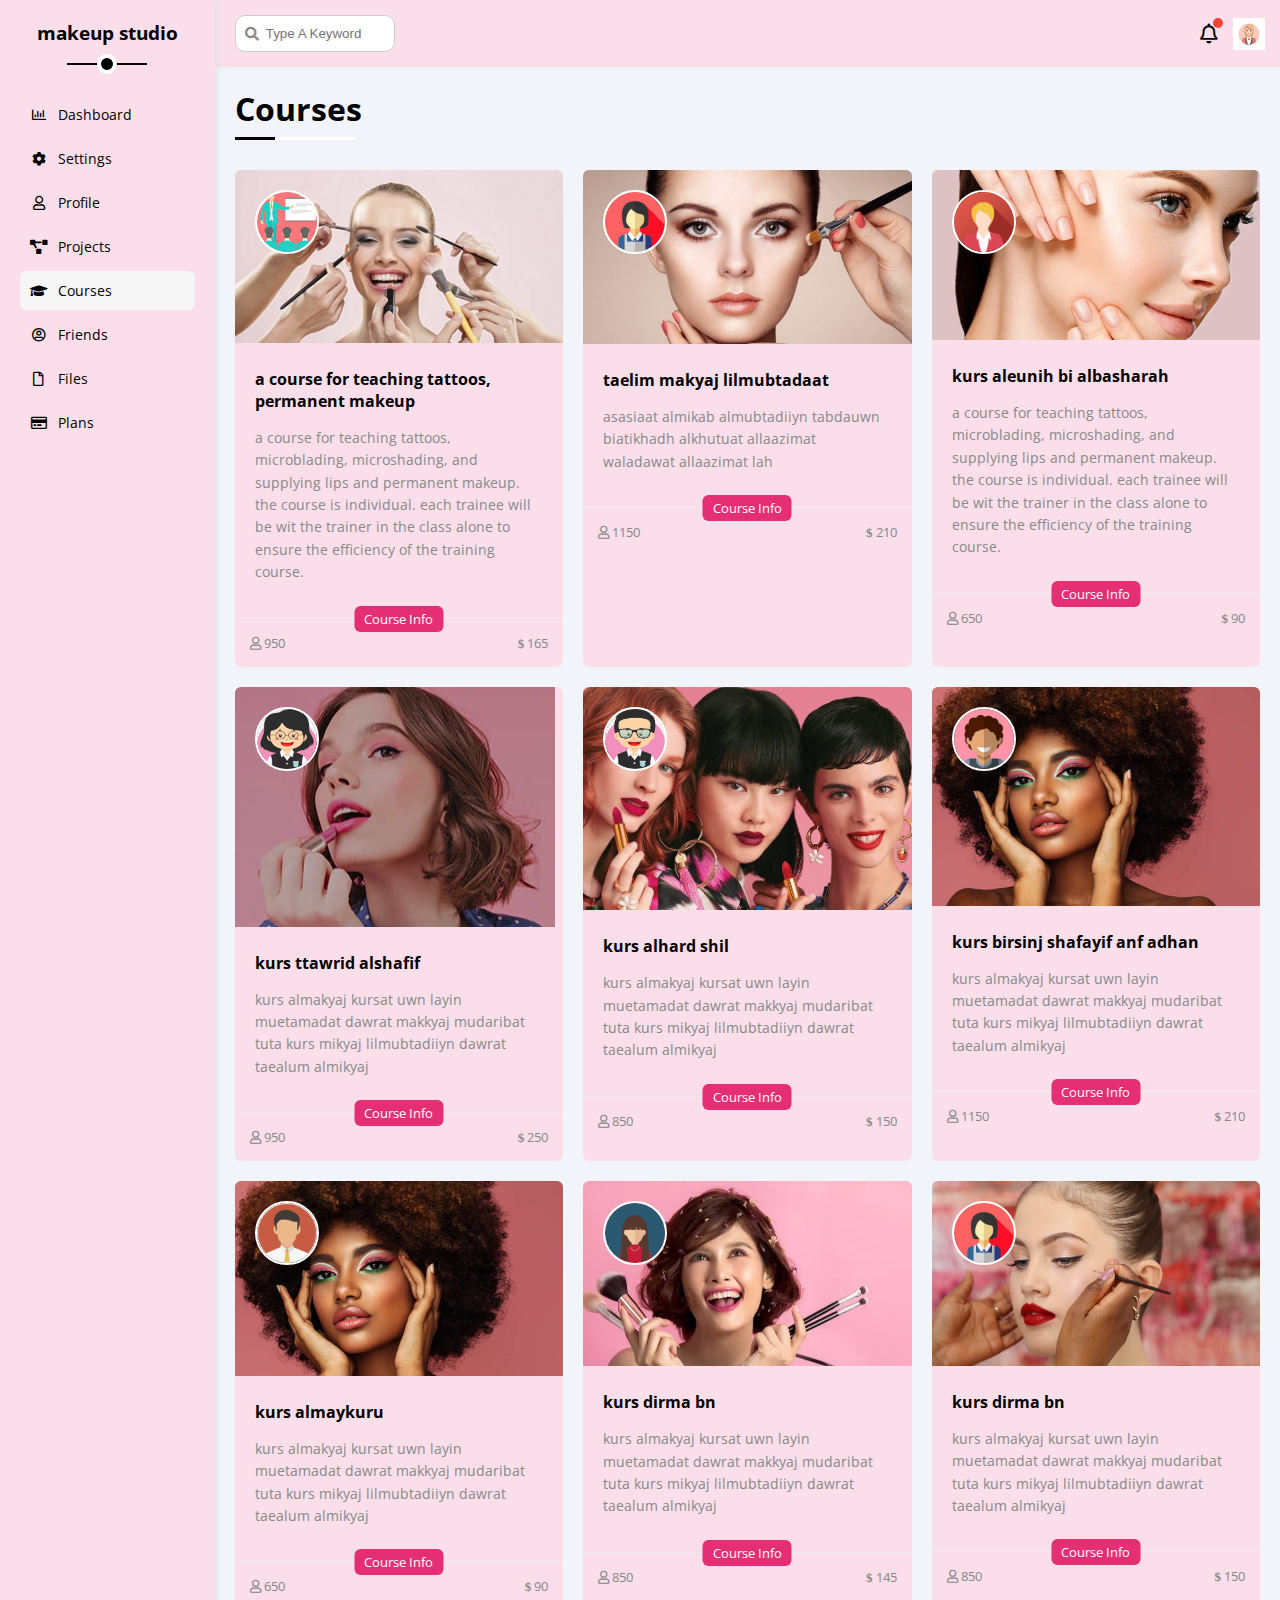
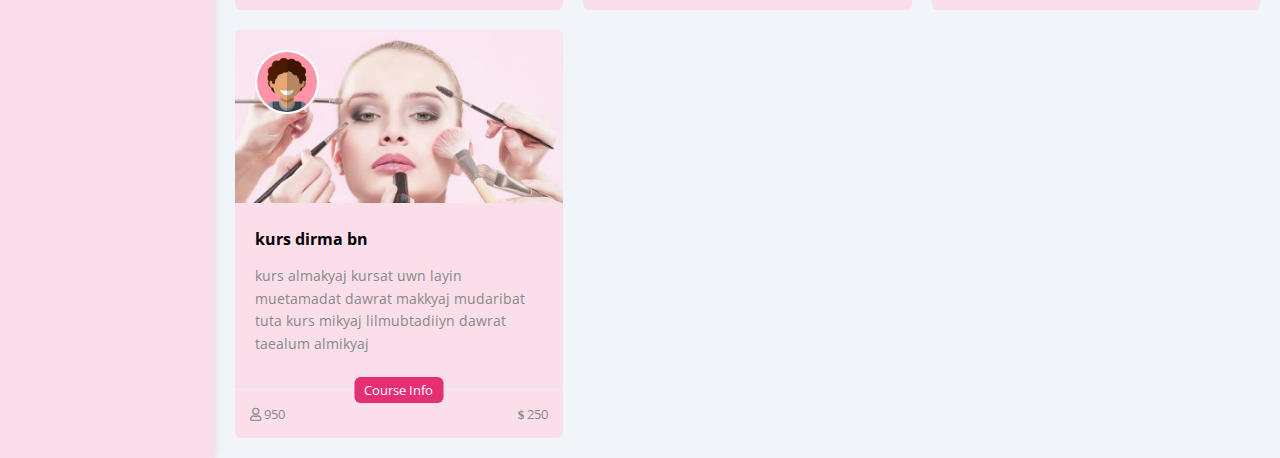
<file: courses.html>
<!DOCTYPE html>
<html lang="en">

<head>
  <meta charset="UTF-8" />
  <meta http-equiv="X-UA-Compatible" content="IE=edge" />
  <meta name="viewport" content="width=device-width, initial-scale=1.0" />
  <title>Courses</title>
  <link rel="stylesheet" href="css/all.min.css" />
  <link rel="stylesheet" href="css/framework.css" />
  <link rel="stylesheet" href="css/master.css" />
  <link rel="preconnect" href="https://fonts.googleapis.com" />
  <link rel="preconnect" href="https://fonts.gstatic.com" crossorigin />
  <link href="https://fonts.googleapis.com/css2?family=Open+Sans:wght@300;500&display=swap" rel="stylesheet" />
</head>

<body>
  <div class="page d-flex">
    <div class="sidebar bg-white p-20 p-relative">
      <h3 class="p-relative txt-c mt-0">makeup studio</h3>
      <ul>
        <li>
          <a class="d-flex align-center fs-14 c-black rad-6 p-10" href="index.html">
            <i class="fa-regular fa-chart-bar fa-fw"></i>
            <span>Dashboard</span>
          </a>
        </li>
        <li>
          <a class="d-flex align-center fs-14 c-black rad-6 p-10" href="settings.html">
            <i class="fa-solid fa-gear fa-fw"></i>
            <span>Settings</span>
          </a>
        </li>
        <li>
          <a class="d-flex align-center fs-14 c-black rad-6 p-10" href="profile.html">
            <i class="fa-regular fa-user fa-fw"></i>
            <span>Profile</span>
          </a>
        </li>
        <li>
          <a class="d-flex align-center fs-14 c-black rad-6 p-10" href="projects.html">
            <i class="fa-solid fa-diagram-project fa-fw"></i>
            <span>Projects</span>
          </a>
        </li>
        <li>
          <a class="active d-flex align-center fs-14 c-black rad-6 p-10" href="courses.html">
            <i class="fa-solid fa-graduation-cap fa-fw"></i>
            <span>Courses</span>
          </a>
        </li>
        <li>
          <a class="d-flex align-center fs-14 c-black rad-6 p-10" href="friends.html">
            <i class="fa-regular fa-circle-user fa-fw"></i>
            <span>Friends</span>
          </a>
        </li>
        <li>
          <a class="d-flex align-center fs-14 c-black rad-6 p-10" href="files.html">
            <i class="fa-regular fa-file fa-fw"></i>
            <span>Files</span>
          </a>
        </li>
        <li>
          <a class="d-flex align-center fs-14 c-black rad-6 p-10" href="plans.html">
            <i class="fa-regular fa-credit-card fa-fw"></i>
            <span>Plans</span>
          </a>
        </li>
      </ul>
    </div>
    <div class="content w-full">
      <!-- Start Head -->
      <div class="head bg-white p-15 between-flex">
        <div class="search p-relative">
          <input class="p-10" type="search" placeholder="Type A Keyword" />
        </div>
        <div class="icons d-flex align-center">
          <span class="notification p-relative">
            <i class="fa-regular fa-bell fa-lg"></i>
          </span>
          <img src="imgs/vector-flat-icon-confident-woman-stylish-suit-with-vibrant-red-tie_176841-6900.jpg" alt="" />
        </div>
      </div>
      <!-- End Head -->
      <h1 class="p-relative">Courses</h1>
      <div class="courses-page d-grid m-20 gap-20">
        <div class="course bg-white rad-6 p-relative">
          <img class="cover" src="imgs/3201519235346.jpg" alt="" />
          <img class="instructor"
            src="imgs/png-transparent-teacher-computer-icons-education-tutor-class-presentations-public-relations-conversation-course-thumbnail.png"
            alt="" />
          <div class="p-20">
            <h4 class="m-0"> a course for teaching tattoos, permanent makeup </h4>
            <p class="description c-grey mt-15 fs-14">
              a course for teaching tattoos, microblading, microshading, and supplying lips and permanent makeup. the
              course is individual. each trainee will be wit the trainer in the class alone to ensure the efficiency of
              the training course.
            </p>
          </div>
          <div class="info p-15 p-relative between-flex">
            <span class="title bg-blue c-white btn-shape">Course Info</span>
            <span class="c-grey">
              <i class="fa-regular fa-user"></i>
              950
            </span>
            <span class="c-grey">
              <i class="fa-solid fa-dollar-sign"></i>
              165
            </span>
          </div>
        </div>
        <div class="course bg-white rad-6 p-relative">
          <img class="cover" src="imgs/6674581-347491543.jpg" alt="" />
          <img class="instructor"
            src="imgs/png-transparent-computer-icons-job-profession-service-student-graphic-design-miscellaneous-service-logo-thumbnail.png"
            alt="" />
          <div class="p-20">
            <h4 class="m-0">taelim makyaj lilmubtadaat</h4>
            <p class="description c-grey mt-15 fs-14">
              asasiaat almikab almubtadiiyn tabdauwn biatikhadh alkhutuat allaazimat waladawat allaazimat lah
            </p>
          </div>
          <div class="info p-15 p-relative between-flex">
            <span class="title bg-blue c-white btn-shape">Course Info</span>
            <span class="c-grey"> <i class="fa-regular fa-user"></i> 1150</span>
            <span class="c-grey"><i class="fa-solid fa-dollar-sign"></i> 210</span>
          </div>
        </div>
        <div class="course bg-white rad-6 p-relative">
          <img class="cover" src="imgs/contentImage.jpg" alt="" />
          <img class="instructor" src="imgs/team-05.png" alt="" />
          <div class="p-20">
            <h4 class="m-0">kurs aleunih bi albasharah</h4>
            <p class="description c-grey mt-15 fs-14">
              a course for teaching tattoos, microblading, microshading, and supplying lips and permanent makeup. the
              course is individual. each trainee will be wit the trainer in the class alone to ensure the efficiency of
              the training course.
            </p>
          </div>
          <div class="info p-15 p-relative between-flex">
            <span class="title bg-blue c-white btn-shape">Course Info</span>
            <span class="c-grey"> <i class="fa-regular fa-user"></i> 650</span>
            <span class="c-grey"><i class="fa-solid fa-dollar-sign"></i> 90</span>
          </div>
        </div>
        <div class="course bg-white rad-6 p-relative">
          <img class="cover" src="imgs/3_765625dd-0e73-402c-a95c-5f3707ee4e0f_1024x1024_crop_center.jpg" alt="" />
          <img class="instructor" src="imgs/png-transparent-avatar-of-a-teacher-female-thumbnail.png" alt="" />
          <div class="p-20">
            <h4 class="m-0">kurs ttawrid alshafif</h4>
            <p class="description c-grey mt-15 fs-14">
              kurs almakyaj kursat uwn layin muetamadat dawrat makkyaj mudaribat tuta kurs mikyaj lilmubtadiiyn dawrat taealum almikyaj
            </p>
          </div>
          <div class="info p-15 p-relative between-flex">
            <span class="title bg-blue c-white btn-shape">Course Info</span>
            <span class="c-grey"> <i class="fa-regular fa-user"></i> 950</span>
            <span class="c-grey"><i class="fa-solid fa-dollar-sign"></i> 250</span>
          </div>
        </div>
        <div class="course bg-white rad-6 p-relative">
          <img class="cover" src="imgs/303c02e0-ae0a-42a4-a3d7-cb929054661b_m-advertorial-carolina-herrera-hero.jpg"
            alt="" />
          <img class="instructor" src="imgs/png-transparent-avatar-of-a-teacher-male-thumbnail.png" alt="" />
          <div class="p-20">
            <h4 class="m-0">kurs alhard shil</h4>
            <p class="description c-grey mt-15 fs-14">
              kurs almakyaj kursat uwn layin muetamadat dawrat makkyaj mudaribat tuta kurs mikyaj lilmubtadiiyn dawrat taealum almikyaj
            </p>
          </div>
          <div class="info p-15 p-relative between-flex">
            <span class="title bg-blue c-white btn-shape">Course Info</span>
            <span class="c-grey"> <i class="fa-regular fa-user"></i> 850</span>
            <span class="c-grey"><i class="fa-solid fa-dollar-sign"></i> 150</span>
          </div>
        </div>
        <div class="course bg-white rad-6 p-relative">
          <img class="cover" src="imgs/photo_2023-09-26_20-13-34.jpg" alt="" />
          <img class="instructor"
            src="imgs/png-transparent-avatar-computer-icons-user-profile-internet-avatar-man-thumbnail.png" alt="" />
          <div class="p-20">
            <h4 class="m-0">kurs birsinj shafayif anf adhan</h4>
            <p class="description c-grey mt-15 fs-14">
              kurs almakyaj kursat uwn layin muetamadat dawrat makkyaj mudaribat tuta kurs mikyaj lilmubtadiiyn dawrat taealum almikyaj
            </p>
          </div>
          <div class="info p-15 p-relative between-flex">
            <span class="title bg-blue c-white btn-shape">Course Info</span>
            <span class="c-grey"> <i class="fa-regular fa-user"></i> 1150</span>
            <span class="c-grey"><i class="fa-solid fa-dollar-sign"></i> 210</span>
          </div>
        </div>
        <div class="course bg-white rad-6 p-relative">
          <img class="cover" src="imgs/istockphoto-1331637318-612x612.jpg" alt="" />
          <img class="instructor"
            src="imgs/png-clipart-user-profile-computer-icons-girl-customer-avatar-angle-heroes-thumbnail.png" alt="" />
          <div class="p-20">
            <h4 class="m-0">kurs almaykuru</h4>
            <p class="description c-grey mt-15 fs-14">
              kurs almakyaj kursat uwn layin muetamadat dawrat makkyaj mudaribat tuta kurs mikyaj lilmubtadiiyn dawrat taealum almikyaj
            </p>
          </div>
          <div class="info p-15 p-relative between-flex">
            <span class="title bg-blue c-white btn-shape">Course Info</span>
            <span class="c-grey"> <i class="fa-regular fa-user"></i> 650</span>
            <span class="c-grey"><i class="fa-solid fa-dollar-sign"></i> 90</span>
          </div>
        </div>
        <div class="course bg-white rad-6 p-relative">
          <img class="cover" src="imgs/710db9_8fdb3307d00a476d8f21d6049e7aeaf5~mv2.jpg" alt="" />
          <img class="instructor" src="imgs/png-clipart-computer-icons-user-woman-people-head-thumbnail.png" alt="" />
          <div class="p-20">
            <h4 class="m-0">kurs dirma bn</h4>
            <p class="description c-grey mt-15 fs-14">
              kurs almakyaj kursat uwn layin muetamadat dawrat makkyaj mudaribat tuta kurs mikyaj lilmubtadiiyn dawrat taealum almikyaj
            </p>
          </div>
          <div class="info p-15 p-relative between-flex">
            <span class="title bg-blue c-white btn-shape">Course Info</span>
            <span class="c-grey"> <i class="fa-regular fa-user"></i> 850</span>
            <span class="c-grey"><i class="fa-solid fa-dollar-sign"></i> 145</span>
          </div>
        </div>
        <div class="course bg-white rad-6 p-relative">
          <img class="cover" src="imgs/vZeOBczPQiuahzlBbBcc_Screenshot_2022-03-03_at_14.webp" alt="" />
          <img class="instructor"
            src="imgs/png-transparent-computer-icons-job-profession-service-student-graphic-design-miscellaneous-service-logo-thumbnail.png"
            alt="" />
          <div class="p-20">
            <h4 class="m-0">kurs dirma bn</h4>
            <p class="description c-grey mt-15 fs-14">
              kurs almakyaj kursat uwn layin muetamadat dawrat makkyaj mudaribat tuta kurs mikyaj lilmubtadiiyn dawrat taealum almikyaj
            </p>
          </div>
          <div class="info p-15 p-relative between-flex">
            <span class="title bg-blue c-white btn-shape">Course Info</span>
            <span class="c-grey"> <i class="fa-regular fa-user"></i> 850</span>
            <span class="c-grey"><i class="fa-solid fa-dollar-sign"></i> 150</span>
          </div>
        </div>
        <div class="course bg-white rad-6 p-relative">
          <img class="cover" src="imgs/201612271038493849.jpg" alt="" />
          <img class="instructor"
            src="imgs/png-transparent-avatar-computer-icons-user-profile-internet-avatar-man-thumbnail.png"
            alt="" />
          <div class="p-20">
            <h4 class="m-0">kurs dirma bn</h4>
            <p class="description c-grey mt-15 fs-14">
              kurs almakyaj kursat uwn layin muetamadat dawrat makkyaj mudaribat tuta kurs mikyaj lilmubtadiiyn dawrat taealum almikyaj
            </p>
          </div>
          <div class="info p-15 p-relative between-flex">
            <span class="title bg-blue c-white btn-shape">Course Info</span>
            <span class="c-grey"> <i class="fa-regular fa-user"></i> 950</span>
            <span class="c-grey"><i class="fa-solid fa-dollar-sign"></i> 250</span>
          </div>
        </div>
      </div>
    </div>
  </div>
</body>

</html>
</file>
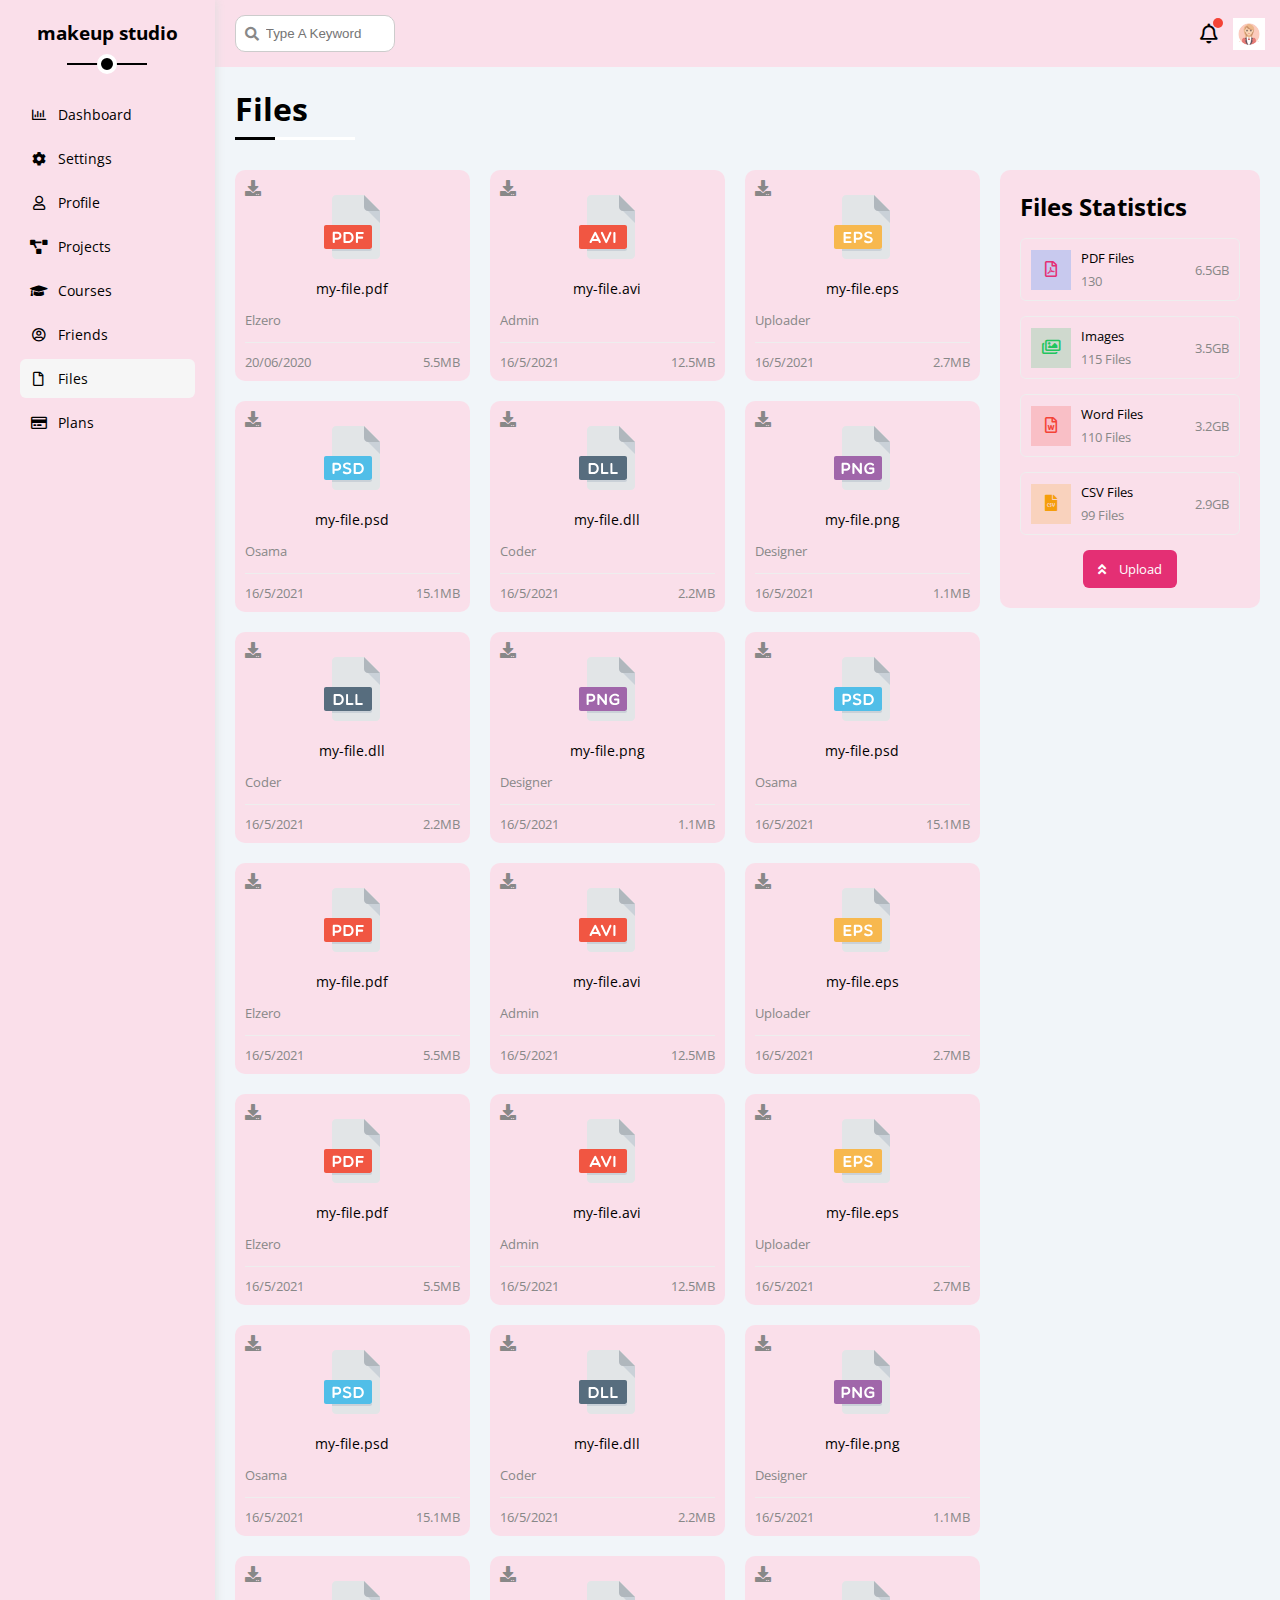
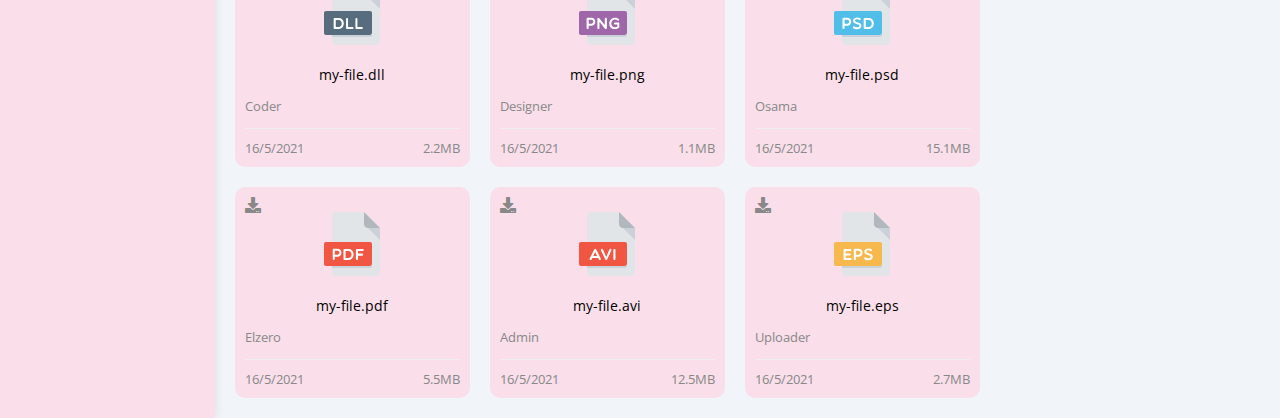
<file: files.html>
<!DOCTYPE html>
<html lang="en">
  <head>
    <meta charset="UTF-8" />
    <meta http-equiv="X-UA-Compatible" content="IE=edge" />
    <meta name="viewport" content="width=device-width, initial-scale=1.0" />
    <title>Files</title>
    <link rel="stylesheet" href="css/all.min.css" />
    <link rel="stylesheet" href="css/framework.css" />
    <link rel="stylesheet" href="css/master.css" />
    <link rel="preconnect" href="https://fonts.googleapis.com" />
    <link rel="preconnect" href="https://fonts.gstatic.com" crossorigin />
    <link href="https://fonts.googleapis.com/css2?family=Open+Sans:wght@300;500&display=swap" rel="stylesheet" />
  </head>
  <body>
    <div class="page d-flex">
      <div class="sidebar bg-white p-20 p-relative">
        <h3 class="p-relative txt-c mt-0">makeup studio</h3>
        <ul>
          <li>
            <a class="d-flex align-center fs-14 c-black rad-6 p-10" href="index.html">
              <i class="fa-regular fa-chart-bar fa-fw"></i>
              <span>Dashboard</span>
            </a>
          </li>
          <li>
            <a class="d-flex align-center fs-14 c-black rad-6 p-10" href="settings.html">
              <i class="fa-solid fa-gear fa-fw"></i>
              <span>Settings</span>
            </a>
          </li>
          <li>
            <a class="d-flex align-center fs-14 c-black rad-6 p-10" href="profile.html">
              <i class="fa-regular fa-user fa-fw"></i>
              <span>Profile</span>
            </a>
          </li>
          <li>
            <a class="d-flex align-center fs-14 c-black rad-6 p-10" href="projects.html">
              <i class="fa-solid fa-diagram-project fa-fw"></i>
              <span>Projects</span>
            </a>
          </li>
          <li>
            <a class="d-flex align-center fs-14 c-black rad-6 p-10" href="courses.html">
              <i class="fa-solid fa-graduation-cap fa-fw"></i>
              <span>Courses</span>
            </a>
          </li>
          <li>
            <a class="d-flex align-center fs-14 c-black rad-6 p-10" href="friends.html">
              <i class="fa-regular fa-circle-user fa-fw"></i>
              <span>Friends</span>
            </a>
          </li>
          <li>
            <a class="active d-flex align-center fs-14 c-black rad-6 p-10" href="files.html">
              <i class="fa-regular fa-file fa-fw"></i>
              <span>Files</span>
            </a>
          </li>
          <li>
            <a class="d-flex align-center fs-14 c-black rad-6 p-10" href="plans.html">
              <i class="fa-regular fa-credit-card fa-fw"></i>
              <span>Plans</span>
            </a>
          </li>
        </ul>
      </div>
      <div class="content w-full">
        <!-- Start Head -->
        <div class="head bg-white p-15 between-flex">
          <div class="search p-relative">
            <input class="p-10" type="search" placeholder="Type A Keyword" />
          </div>
          <div class="icons d-flex align-center">
            <span class="notification p-relative">
              <i class="fa-regular fa-bell fa-lg"></i>
            </span>
            <img src="imgs/vector-flat-icon-confident-woman-stylish-suit-with-vibrant-red-tie_176841-6900.jpg" alt="" />
          </div>
        </div>
        <!-- End Head -->
        <h1 class="p-relative">Files</h1>
        <div class="files-page d-flex m-20 gap-20">
          <div class="files-stats p-20 bg-white rad-10">
            <h2 class="mt-0 mb-15 txt-c-mobile">Files Statistics</h2>
            <div class="d-flex align-center border-eee p-10 rad-6 mb-15 fs-13">
              <i class="fa-regular fa-file-pdf fa-lg blue center-flex c-blue icon"></i>
              <div class="info">
                <span>PDF Files</span>
                <span class="c-grey d-block mt-5">130</span>
              </div>
              <div class="size c-grey">6.5GB</div>
            </div>
            <div class="d-flex align-center border-eee p-10 rad-6 mb-15 fs-13">
              <i class="fa-regular fa-images fa-lg green center-flex c-green icon"></i>
              <div class="info">
                <span>Images</span>
                <span class="c-grey d-block mt-5">115 Files</span>
              </div>
              <div class="size c-grey">3.5GB</div>
            </div>
            <div class="d-flex align-center border-eee p-10 rad-6 mb-15 fs-13">
              <i class="fa-regular fa-file-word fa-lg red center-flex c-red icon"></i>
              <div class="info">
                <span>Word Files</span>
                <span class="c-grey d-block mt-5">110 Files</span>
              </div>
              <div class="size c-grey">3.2GB</div>
            </div>
            <div class="d-flex align-center border-eee p-10 rad-6 fs-13">
              <i class="fa-solid fa-file-csv fa-lg orange center-flex c-orange icon"></i>
              <div class="info">
                <span>CSV Files</span>
                <span class="c-grey d-block mt-5">99 Files</span>
              </div>
              <div class="size c-grey">2.9GB</div>
            </div>
            <a class="upload bg-blue c-white fs-13 rad-6 d-block w-fit" href="#">
              <i class="fa-solid fa-angles-up mr-10"></i>
              Upload
            </a>
          </div>
          <div class="files-content d-grid gap-20">
            <div class="file bg-white p-10 rad-10">
              <i class="fa-solid fa-download c-grey p-absolute"></i>
              <div class="icon txt-c">
                <img class="mt-15 mb-15" src="imgs/pdf.svg" alt="" />
              </div>
              <div class="txt-c mb-10 fs-14">my-file.pdf</div>
              <p class="c-grey fs-13">Elzero</p>
              <div class="info between-flex mt-10 pt-10 fs-13 c-grey">
                <span>20/06/2020</span>
                <span>5.5MB</span>
              </div>
            </div>
            <div class="file bg-white p-10 rad-10">
              <i class="fa-solid fa-download c-grey p-absolute"></i>
              <div class="icon txt-c">
                <img class="mt-15 mb-15" src="imgs/avi.svg" alt="" />
              </div>
              <div class="txt-c mb-10 fs-14">my-file.avi</div>
              <p class="c-grey fs-13">Admin</p>
              <div class="info between-flex mt-10 pt-10 fs-13 c-grey">
                <span>16/5/2021</span>
                <span>12.5MB</span>
              </div>
            </div>
            <div class="file bg-white p-10 rad-10">
              <i class="fa-solid fa-download c-grey p-absolute"></i>
              <div class="icon txt-c">
                <img class="mt-15 mb-15" src="imgs/eps.svg" alt="" />
              </div>
              <div class="txt-c mb-10 fs-14">my-file.eps</div>
              <p class="c-grey fs-13">Uploader</p>
              <div class="info between-flex mt-10 pt-10 fs-13 c-grey">
                <span>16/5/2021</span>
                <span>2.7MB</span>
              </div>
            </div>
            <div class="file bg-white p-10 rad-10">
              <i class="fa-solid fa-download c-grey p-absolute"></i>
              <div class="icon txt-c">
                <img class="mt-15 mb-15" src="imgs/psd.svg" alt="" />
              </div>
              <div class="txt-c mb-10 fs-14">my-file.psd</div>
              <p class="c-grey fs-13">Osama</p>
              <div class="info between-flex mt-10 pt-10 fs-13 c-grey">
                <span>16/5/2021</span>
                <span>15.1MB</span>
              </div>
            </div>
            <div class="file bg-white p-10 rad-10">
              <i class="fa-solid fa-download c-grey p-absolute"></i>
              <div class="icon txt-c">
                <img class="mt-15 mb-15" src="imgs/dll.svg" alt="" />
              </div>
              <div class="txt-c mb-10 fs-14">my-file.dll</div>
              <p class="c-grey fs-13">Coder</p>
              <div class="info between-flex mt-10 pt-10 fs-13 c-grey">
                <span>16/5/2021</span>
                <span>2.2MB</span>
              </div>
            </div>
            <div class="file bg-white p-10 rad-10">
              <i class="fa-solid fa-download c-grey p-absolute"></i>
              <div class="icon txt-c">
                <img class="mt-15 mb-15" src="imgs/png.svg" alt="" />
              </div>
              <div class="txt-c mb-10 fs-14">my-file.png</div>
              <p class="c-grey fs-13">Designer</p>
              <div class="info between-flex mt-10 pt-10 fs-13 c-grey">
                <span>16/5/2021</span>
                <span>1.1MB</span>
              </div>
            </div>
            <div class="file bg-white p-10 rad-10">
              <i class="fa-solid fa-download c-grey p-absolute"></i>
              <div class="icon txt-c">
                <img class="mt-15 mb-15" src="imgs/dll.svg" alt="" />
              </div>
              <div class="txt-c mb-10 fs-14">my-file.dll</div>
              <p class="c-grey fs-13">Coder</p>
              <div class="info between-flex mt-10 pt-10 fs-13 c-grey">
                <span>16/5/2021</span>
                <span>2.2MB</span>
              </div>
            </div>
            <div class="file bg-white p-10 rad-10">
              <i class="fa-solid fa-download c-grey p-absolute"></i>
              <div class="icon txt-c">
                <img class="mt-15 mb-15" src="imgs/png.svg" alt="" />
              </div>
              <div class="txt-c mb-10 fs-14">my-file.png</div>
              <p class="c-grey fs-13">Designer</p>
              <div class="info between-flex mt-10 pt-10 fs-13 c-grey">
                <span>16/5/2021</span>
                <span>1.1MB</span>
              </div>
            </div>
            <div class="file bg-white p-10 rad-10">
              <i class="fa-solid fa-download c-grey p-absolute"></i>
              <div class="icon txt-c">
                <img class="mt-15 mb-15" src="imgs/psd.svg" alt="" />
              </div>
              <div class="txt-c mb-10 fs-14">my-file.psd</div>
              <p class="c-grey fs-13">Osama</p>
              <div class="info between-flex mt-10 pt-10 fs-13 c-grey">
                <span>16/5/2021</span>
                <span>15.1MB</span>
              </div>
            </div>
            <div class="file bg-white p-10 rad-10">
              <i class="fa-solid fa-download c-grey p-absolute"></i>
              <div class="icon txt-c">
                <img class="mt-15 mb-15" src="imgs/pdf.svg" alt="" />
              </div>
              <div class="txt-c mb-10 fs-14">my-file.pdf</div>
              <p class="c-grey fs-13">Elzero</p>
              <div class="info between-flex mt-10 pt-10 fs-13 c-grey">
                <span>16/5/2021</span>
                <span>5.5MB</span>
              </div>
            </div>
            <div class="file bg-white p-10 rad-10">
              <i class="fa-solid fa-download c-grey p-absolute"></i>
              <div class="icon txt-c">
                <img class="mt-15 mb-15" src="imgs/avi.svg" alt="" />
              </div>
              <div class="txt-c mb-10 fs-14">my-file.avi</div>
              <p class="c-grey fs-13">Admin</p>
              <div class="info between-flex mt-10 pt-10 fs-13 c-grey">
                <span>16/5/2021</span>
                <span>12.5MB</span>
              </div>
            </div>
            <div class="file bg-white p-10 rad-10">
              <i class="fa-solid fa-download c-grey p-absolute"></i>
              <div class="icon txt-c">
                <img class="mt-15 mb-15" src="imgs/eps.svg" alt="" />
              </div>
              <div class="txt-c mb-10 fs-14">my-file.eps</div>
              <p class="c-grey fs-13">Uploader</p>
              <div class="info between-flex mt-10 pt-10 fs-13 c-grey">
                <span>16/5/2021</span>
                <span>2.7MB</span>
              </div>
            </div>
            <div class="file bg-white p-10 rad-10">
              <i class="fa-solid fa-download c-grey p-absolute"></i>
              <div class="icon txt-c">
                <img class="mt-15 mb-15" src="imgs/pdf.svg" alt="" />
              </div>
              <div class="txt-c mb-10 fs-14">my-file.pdf</div>
              <p class="c-grey fs-13">Elzero</p>
              <div class="info between-flex mt-10 pt-10 fs-13 c-grey">
                <span>16/5/2021</span>
                <span>5.5MB</span>
              </div>
            </div>
            <div class="file bg-white p-10 rad-10">
              <i class="fa-solid fa-download c-grey p-absolute"></i>
              <div class="icon txt-c">
                <img class="mt-15 mb-15" src="imgs/avi.svg" alt="" />
              </div>
              <div class="txt-c mb-10 fs-14">my-file.avi</div>
              <p class="c-grey fs-13">Admin</p>
              <div class="info between-flex mt-10 pt-10 fs-13 c-grey">
                <span>16/5/2021</span>
                <span>12.5MB</span>
              </div>
            </div>
            <div class="file bg-white p-10 rad-10">
              <i class="fa-solid fa-download c-grey p-absolute"></i>
              <div class="icon txt-c">
                <img class="mt-15 mb-15" src="imgs/eps.svg" alt="" />
              </div>
              <div class="txt-c mb-10 fs-14">my-file.eps</div>
              <p class="c-grey fs-13">Uploader</p>
              <div class="info between-flex mt-10 pt-10 fs-13 c-grey">
                <span>16/5/2021</span>
                <span>2.7MB</span>
              </div>
            </div>
            <div class="file bg-white p-10 rad-10">
              <i class="fa-solid fa-download c-grey p-absolute"></i>
              <div class="icon txt-c">
                <img class="mt-15 mb-15" src="imgs/psd.svg" alt="" />
              </div>
              <div class="txt-c mb-10 fs-14">my-file.psd</div>
              <p class="c-grey fs-13">Osama</p>
              <div class="info between-flex mt-10 pt-10 fs-13 c-grey">
                <span>16/5/2021</span>
                <span>15.1MB</span>
              </div>
            </div>
            <div class="file bg-white p-10 rad-10">
              <i class="fa-solid fa-download c-grey p-absolute"></i>
              <div class="icon txt-c">
                <img class="mt-15 mb-15" src="imgs/dll.svg" alt="" />
              </div>
              <div class="txt-c mb-10 fs-14">my-file.dll</div>
              <p class="c-grey fs-13">Coder</p>
              <div class="info between-flex mt-10 pt-10 fs-13 c-grey">
                <span>16/5/2021</span>
                <span>2.2MB</span>
              </div>
            </div>
            <div class="file bg-white p-10 rad-10">
              <i class="fa-solid fa-download c-grey p-absolute"></i>
              <div class="icon txt-c">
                <img class="mt-15 mb-15" src="imgs/png.svg" alt="" />
              </div>
              <div class="txt-c mb-10 fs-14">my-file.png</div>
              <p class="c-grey fs-13">Designer</p>
              <div class="info between-flex mt-10 pt-10 fs-13 c-grey">
                <span>16/5/2021</span>
                <span>1.1MB</span>
              </div>
            </div>
            <div class="file bg-white p-10 rad-10">
              <i class="fa-solid fa-download c-grey p-absolute"></i>
              <div class="icon txt-c">
                <img class="mt-15 mb-15" src="imgs/dll.svg" alt="" />
              </div>
              <div class="txt-c mb-10 fs-14">my-file.dll</div>
              <p class="c-grey fs-13">Coder</p>
              <div class="info between-flex mt-10 pt-10 fs-13 c-grey">
                <span>16/5/2021</span>
                <span>2.2MB</span>
              </div>
            </div>
            <div class="file bg-white p-10 rad-10">
              <i class="fa-solid fa-download c-grey p-absolute"></i>
              <div class="icon txt-c">
                <img class="mt-15 mb-15" src="imgs/png.svg" alt="" />
              </div>
              <div class="txt-c mb-10 fs-14">my-file.png</div>
              <p class="c-grey fs-13">Designer</p>
              <div class="info between-flex mt-10 pt-10 fs-13 c-grey">
                <span>16/5/2021</span>
                <span>1.1MB</span>
              </div>
            </div>
            <div class="file bg-white p-10 rad-10">
              <i class="fa-solid fa-download c-grey p-absolute"></i>
              <div class="icon txt-c">
                <img class="mt-15 mb-15" src="imgs/psd.svg" alt="" />
              </div>
              <div class="txt-c mb-10 fs-14">my-file.psd</div>
              <p class="c-grey fs-13">Osama</p>
              <div class="info between-flex mt-10 pt-10 fs-13 c-grey">
                <span>16/5/2021</span>
                <span>15.1MB</span>
              </div>
            </div>
            <div class="file bg-white p-10 rad-10">
              <i class="fa-solid fa-download c-grey p-absolute"></i>
              <div class="icon txt-c">
                <img class="mt-15 mb-15" src="imgs/pdf.svg" alt="" />
              </div>
              <div class="txt-c mb-10 fs-14">my-file.pdf</div>
              <p class="c-grey fs-13">Elzero</p>
              <div class="info between-flex mt-10 pt-10 fs-13 c-grey">
                <span>16/5/2021</span>
                <span>5.5MB</span>
              </div>
            </div>
            <div class="file bg-white p-10 rad-10">
              <i class="fa-solid fa-download c-grey p-absolute"></i>
              <div class="icon txt-c">
                <img class="mt-15 mb-15" src="imgs/avi.svg" alt="" />
              </div>
              <div class="txt-c mb-10 fs-14">my-file.avi</div>
              <p class="c-grey fs-13">Admin</p>
              <div class="info between-flex mt-10 pt-10 fs-13 c-grey">
                <span>16/5/2021</span>
                <span>12.5MB</span>
              </div>
            </div>
            <div class="file bg-white p-10 rad-10">
              <i class="fa-solid fa-download c-grey p-absolute"></i>
              <div class="icon txt-c">
                <img class="mt-15 mb-15" src="imgs/eps.svg" alt="" />
              </div>
              <div class="txt-c mb-10 fs-14">my-file.eps</div>
              <p class="c-grey fs-13">Uploader</p>
              <div class="info between-flex mt-10 pt-10 fs-13 c-grey">
                <span>16/5/2021</span>
                <span>2.7MB</span>
              </div>
            </div>
          </div>
        </div>
      </div>
    </div>
  </body>
</html>
</file>
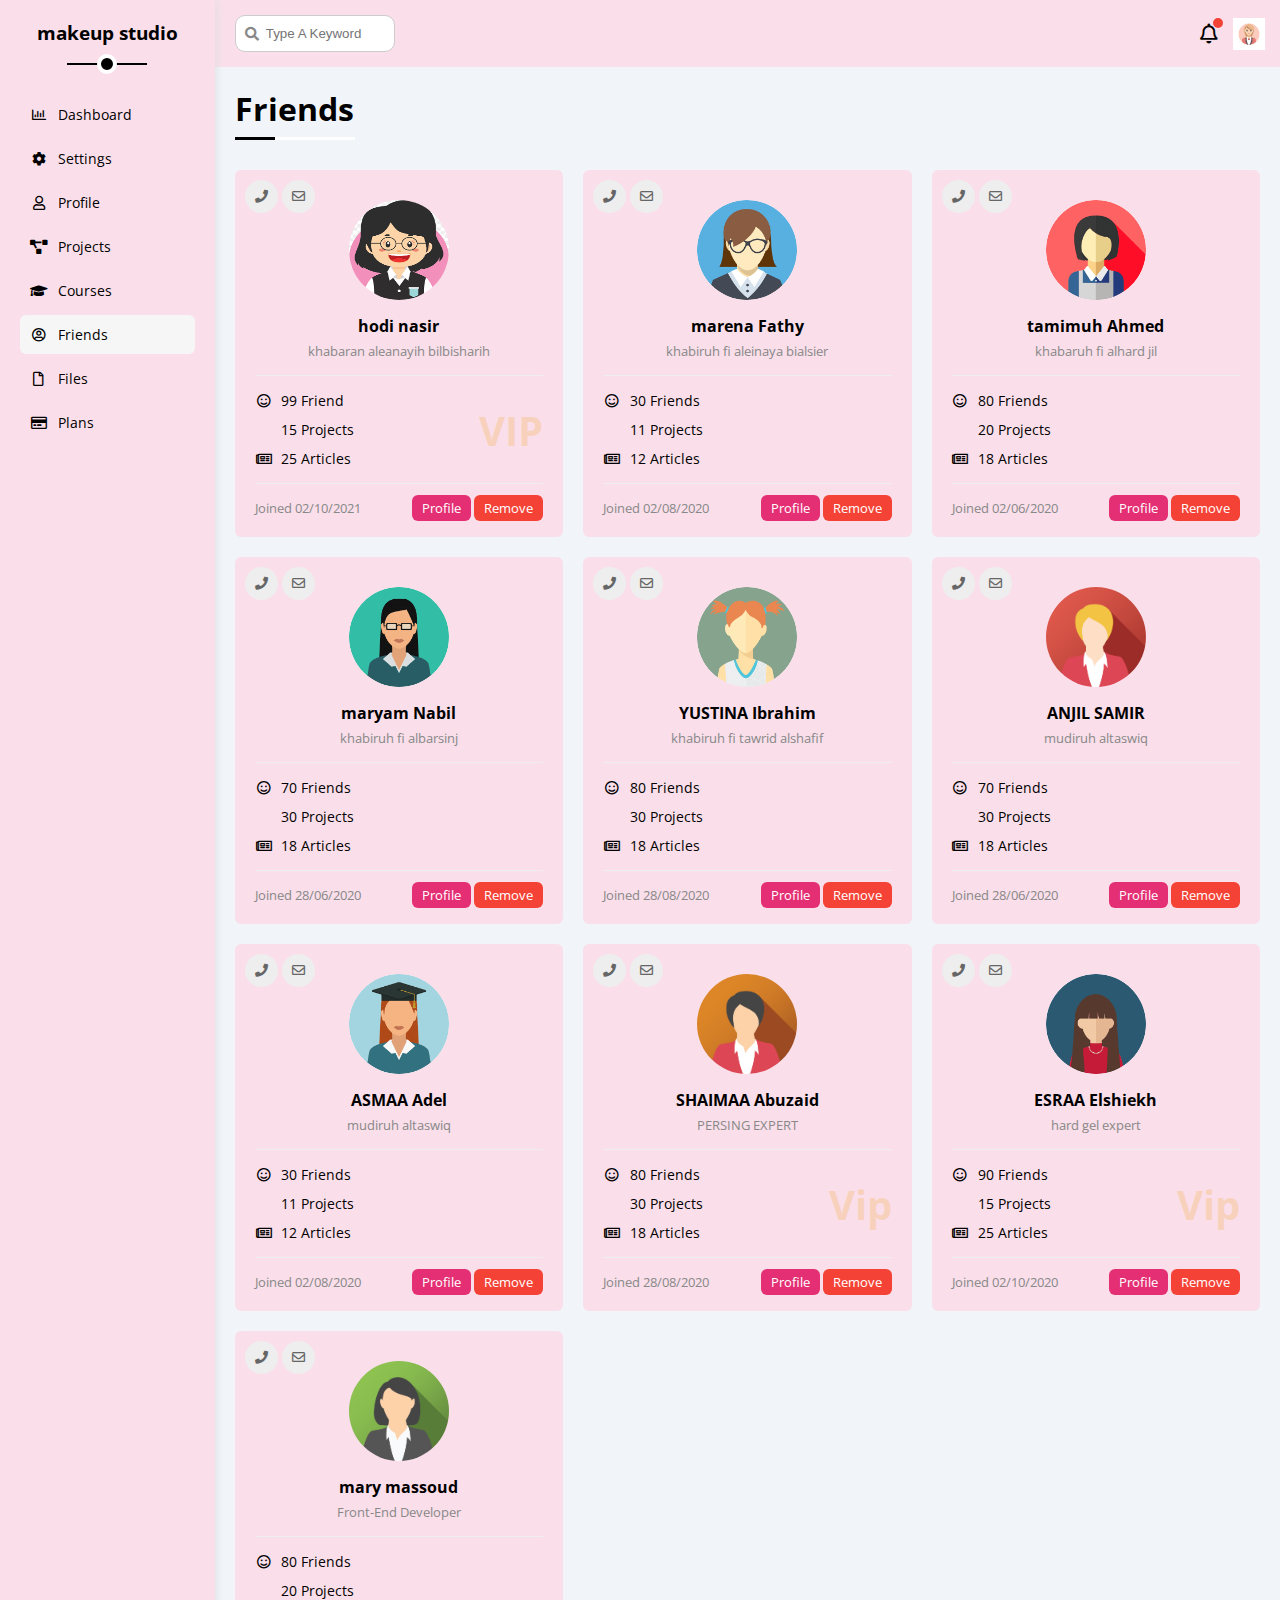
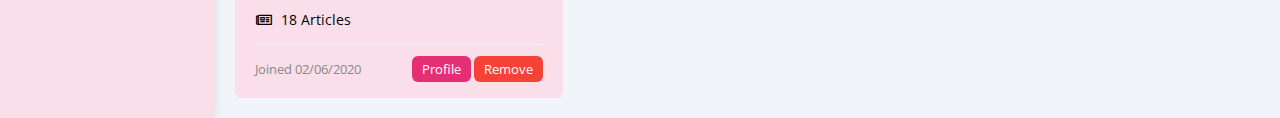
<file: friends.html>
<!DOCTYPE html>
<html lang="en">
  <head>
    <meta charset="UTF-8" />
    <meta http-equiv="X-UA-Compatible" content="IE=edge" />
    <meta name="viewport" content="width=device-width, initial-scale=1.0" />
    <title>Friends</title>
    <link rel="stylesheet" href="css/all.min.css" />
    <link rel="stylesheet" href="css/framework.css" />
    <link rel="stylesheet" href="css/master.css" />
    <link rel="preconnect" href="https://fonts.googleapis.com" />
    <link rel="preconnect" href="https://fonts.gstatic.com" crossorigin />
    <link href="https://fonts.googleapis.com/css2?family=Open+Sans:wght@300;500&display=swap" rel="stylesheet" />
  </head>
  <body>
    <div class="page d-flex">
      <div class="sidebar bg-white p-20 p-relative">
        <h3 class="p-relative txt-c mt-0">makeup studio</h3>
        <ul>
          <li>
            <a class="d-flex align-center fs-14 c-black rad-6 p-10" href="index.html">
              <i class="fa-regular fa-chart-bar fa-fw"></i>
              <span>Dashboard</span>
            </a>
          </li>
          <li>
            <a class="d-flex align-center fs-14 c-black rad-6 p-10" href="settings.html">
              <i class="fa-solid fa-gear fa-fw"></i>
              <span>Settings</span>
            </a>
          </li>
          <li>
            <a class="d-flex align-center fs-14 c-black rad-6 p-10" href="profile.html">
              <i class="fa-regular fa-user fa-fw"></i>
              <span>Profile</span>
            </a>
          </li>
          <li>
            <a class="d-flex align-center fs-14 c-black rad-6 p-10" href="projects.html">
              <i class="fa-solid fa-diagram-project fa-fw"></i>
              <span>Projects</span>
            </a>
          </li>
          <li>
            <a class="d-flex align-center fs-14 c-black rad-6 p-10" href="courses.html">
              <i class="fa-solid fa-graduation-cap fa-fw"></i>
              <span>Courses</span>
            </a>
          </li>
          <li>
            <a class="active d-flex align-center fs-14 c-black rad-6 p-10" href="friends.html">
              <i class="fa-regular fa-circle-user fa-fw"></i>
              <span>Friends</span>
            </a>
          </li>
          <li>
            <a class="d-flex align-center fs-14 c-black rad-6 p-10" href="files.html">
              <i class="fa-regular fa-file fa-fw"></i>
              <span>Files</span>
            </a>
          </li>
          <li>
            <a class="d-flex align-center fs-14 c-black rad-6 p-10" href="plans.html">
              <i class="fa-regular fa-credit-card fa-fw"></i>
              <span>Plans</span>
            </a>
          </li>
        </ul>
      </div>
      <div class="content w-full">
        <!-- Start Head -->
        <div class="head bg-white p-15 between-flex">
          <div class="search p-relative">
            <input class="p-10" type="search" placeholder="Type A Keyword" />
          </div>
          <div class="icons d-flex align-center">
            <span class="notification p-relative">
              <i class="fa-regular fa-bell fa-lg"></i>
            </span>
            <img src="imgs/vector-flat-icon-confident-woman-stylish-suit-with-vibrant-red-tie_176841-6900.jpg" alt="" />
          </div>
        </div>
        <!-- End Head -->
        <h1 class="p-relative">Friends</h1>
        <div class="friends-page d-grid m-20 gap-20">
          <div class="friend bg-white rad-6 p-20 p-relative">
            <div class="contact">
              <i class="fa-solid fa-phone"></i>
              <i class="fa-regular fa-envelope"></i>
            </div>
            <div class="txt-c">
              <img class="rad-half mt-10 mb-10 w-100 h-100" src="imgs/png-transparent-avatar-of-a-teacher-female-thumbnail.png" alt="" />
              <h4 class="m-0">hodi nasir</h4>
              <p class="c-grey fs-13 mt-5 mb-0">khabaran aleanayih bilbisharih</p>
            </div>
            <div class="icons fs-14 p-relative">
              <div class="mb-10">
                <i class="fa-regular fa-face-smile fa-fw"></i>
                <span>99 Friend</span>
              </div>
              <div class="mb-10">
                <i class="fa-solid fa-code-commit fa-fw"></i>
                <span>15 Projects</span>
              </div>
              <div>
                <i class="fa-regular fa-newspaper fa-fw"></i>
                <span>25 Articles</span>
              </div>
              <span class="vip fw-bold c-orange">VIP</span>
            </div>
            <div class="info between-flex fs-13">
              <span class="c-grey">Joined 02/10/2021</span>
              <div>
                <a class="bg-blue c-white btn-shape" href="profile.html">Profile</a>
                <a class="bg-red c-white btn-shape" href="#">Remove</a>
              </div>
            </div>
          </div>
          <div class="friend bg-white rad-6 p-20 p-relative">
            <div class="contact">
              <i class="fa-solid fa-phone"></i>
              <i class="fa-regular fa-envelope"></i>
            </div>
            <div class="txt-c">
              <img class="rad-half mt-10 mb-10 w-100 h-100" src="imgs/png-transparent-computer-icons-avatar-icon-design-male-teacher-face-heroes-logo-thumbnail.png" alt="" />
              <h4 class="m-0">marena Fathy</h4>
              <p class="c-grey fs-13 mt-5 mb-0">khabiruh fi aleinaya bialsier</p>
            </div>
            <div class="icons fs-14 p-relative">
              <div class="mb-10">
                <i class="fa-regular fa-face-smile fa-fw"></i>
                <span>30 Friends</span>
              </div>
              <div class="mb-10">
                <i class="fa-solid fa-code-commit fa-fw"></i>
                <span>11 Projects</span>
              </div>
              <div>
                <i class="fa-regular fa-newspaper fa-fw"></i>
                <span>12 Articles</span>
              </div>
            </div>
            <div class="info between-flex fs-13">
              <span class="c-grey">Joined 02/08/2020</span>
              <div>
                <a class="bg-blue c-white btn-shape" href="profile.html">Profile</a>
                <a class="bg-red c-white btn-shape" href="">Remove</a>
              </div>
            </div>
          </div>
          <div class="friend bg-white rad-6 p-20 p-relative">
            <div class="contact">
              <i class="fa-solid fa-phone"></i>
              <i class="fa-regular fa-envelope"></i>
            </div>
            <div class="txt-c">
              <img class="rad-half mt-10 mb-10 w-100 h-100" src="imgs/png-transparent-computer-icons-job-profession-service-student-graphic-design-miscellaneous-service-logo-thumbnail.png" alt="" />
              <h4 class="m-0">tamimuh Ahmed</h4>
              <p class="c-grey fs-13 mt-5 mb-0">khabaruh fi alhard jil</p>
            </div>
            <div class="icons fs-14 p-relative">
              <div class="mb-10">
                <i class="fa-regular fa-face-smile fa-fw"></i>
                <span>80 Friends</span>
              </div>
              <div class="mb-10">
                <i class="fa-solid fa-code-commit fa-fw"></i>
                <span>20 Projects</span>
              </div>
              <div>
                <i class="fa-regular fa-newspaper fa-fw"></i>
                <span>18 Articles</span>
              </div>
            </div>
            <div class="info between-flex fs-13">
              <span class="c-grey">Joined 02/06/2020</span>
              <div>
                <a class="bg-blue c-white btn-shape" href="profile.html">Profile</a>
                <a class="bg-red c-white btn-shape" href="">Remove</a>
              </div>
            </div>
          </div>
          <div class="friend bg-white rad-6 p-20 p-relative">
            <div class="contact">
              <i class="fa-solid fa-phone"></i>
              <i class="fa-regular fa-envelope"></i>
            </div>
            <div class="txt-c">
              <img class="rad-half mt-10 mb-10 w-100 h-100" src="imgs/png-transparent-teacher-computer-icons-student-education-school-teacher-face-black-hair-head-thumbnail.png" alt="" />
              <h4 class="m-0">maryam Nabil</h4>
              <p class="c-grey fs-13 mt-5 mb-0">khabiruh fi albarsinj</p>
            </div>
            <div class="icons fs-14 p-relative">
              <div class="mb-10">
                <i class="fa-regular fa-face-smile fa-fw"></i>
                <span>70 Friends</span>
              </div>
              <div class="mb-10">
                <i class="fa-solid fa-code-commit fa-fw"></i>
                <span>30 Projects</span>
              </div>
              <div>
                <i class="fa-regular fa-newspaper fa-fw"></i>
                <span>18 Articles</span>
              </div>
            </div>
            <div class="info between-flex fs-13">
              <span class="c-grey">Joined 28/06/2020</span>
              <div>
                <a class="bg-blue c-white btn-shape" href="profile.html">Profile</a>
                <a class="bg-red c-white btn-shape" href="">Remove</a>
              </div>
            </div>
          </div>
          <div class="friend bg-white rad-6 p-20 p-relative">
            <div class="contact">
              <i class="fa-solid fa-phone"></i>
              <i class="fa-regular fa-envelope"></i>
            </div>
            <div class="txt-c">
              <img class="rad-half mt-10 mb-10 w-100 h-100" src="imgs/png-transparent-computer-icons-student-avatar-apartment-flat-people-apartment-head-thumbnail.png" alt="" />
              <h4 class="m-0">YUSTINA Ibrahim</h4>
              <p class="c-grey fs-13 mt-5 mb-0">khabiruh fi tawrid alshafif</p>
            </div>
            <div class="icons fs-14 p-relative">
              <div class="mb-10">
                <i class="fa-regular fa-face-smile fa-fw"></i>
                <span>80 Friends</span>
              </div>
              <div class="mb-10">
                <i class="fa-solid fa-code-commit fa-fw"></i>
                <span>30 Projects</span>
              </div>
              <div>
                <i class="fa-regular fa-newspaper fa-fw"></i>
                <span>18 Articles</span>
              </div>
            </div>
            <div class="info between-flex fs-13">
              <span class="c-grey">Joined 28/08/2020</span>
              <div>
                <a class="bg-blue c-white btn-shape" href="profile.html">Profile</a>
                <a class="bg-red c-white btn-shape" href="">Remove</a>
              </div>
            </div>
          </div>
          <div class="friend bg-white rad-6 p-20 p-relative">
            <div class="contact">
              <i class="fa-solid fa-phone"></i>
              <i class="fa-regular fa-envelope"></i>
            </div>
            <div class="txt-c">
              <img class="rad-half mt-10 mb-10 w-100 h-100" src="imgs/team-05.png" alt="" />
              <h4 class="m-0">ANJIL SAMIR</h4>
              <p class="c-grey fs-13 mt-5 mb-0">mudiruh altaswiq</p>
            </div>
            <div class="icons fs-14 p-relative">
              <div class="mb-10">
                <i class="fa-regular fa-face-smile fa-fw"></i>
                <span>70 Friends</span>
              </div>
              <div class="mb-10">
                <i class="fa-solid fa-code-commit fa-fw"></i>
                <span>30 Projects</span>
              </div>
              <div>
                <i class="fa-regular fa-newspaper fa-fw"></i>
                <span>18 Articles</span>
              </div>
            </div>
            <div class="info between-flex fs-13">
              <span class="c-grey">Joined 28/06/2020</span>
              <div>
                <a class="bg-blue c-white btn-shape" href="profile.html">Profile</a>
                <a class="bg-red c-white btn-shape" href="">Remove</a>
              </div>
            </div>
          </div>
          <div class="friend bg-white rad-6 p-20 p-relative">
            <div class="contact">
              <i class="fa-solid fa-phone"></i>
              <i class="fa-regular fa-envelope"></i>
            </div>
            <div class="txt-c">
              <img class="rad-half mt-10 mb-10 w-100 h-100" src="imgs/png-transparent-student-computer-icons-graduation-ceremony-academic-degree-toga-angle-people-higher-education-thumbnail.png" alt="" />
              <h4 class="m-0">ASMAA Adel</h4>
              <p class="c-grey fs-13 mt-5 mb-0">mudiruh altaswiq</p>
            </div>
            <div class="icons fs-14 p-relative">
              <div class="mb-10">
                <i class="fa-regular fa-face-smile fa-fw"></i>
                <span>30 Friends</span>
              </div>
              <div class="mb-10">
                <i class="fa-solid fa-code-commit fa-fw"></i>
                <span>11 Projects</span>
              </div>
              <div>
                <i class="fa-regular fa-newspaper fa-fw"></i>
                <span>12 Articles</span>
              </div>
            </div>
            <div class="info between-flex fs-13">
              <span class="c-grey">Joined 02/08/2020</span>
              <div>
                <a class="bg-blue c-white btn-shape" href="profile.html">Profile</a>
                <a class="bg-red c-white btn-shape" href="">Remove</a>
              </div>
            </div>
          </div>
          <div class="friend bg-white rad-6 p-20 p-relative">
            <div class="contact">
              <i class="fa-solid fa-phone"></i>
              <i class="fa-regular fa-envelope"></i>
            </div>
            <div class="txt-c">
              <img class="rad-half mt-10 mb-10 w-100 h-100" src="imgs/team-04.png" alt="" />
              <h4 class="m-0">SHAIMAA Abuzaid</h4>
              <p class="c-grey fs-13 mt-5 mb-0">PERSING EXPERT</p>
            </div>
            <div class="icons fs-14 p-relative">
              <div class="mb-10">
                <i class="fa-regular fa-face-smile fa-fw"></i>
                <span>80 Friends</span>
              </div>
              <div class="mb-10">
                <i class="fa-solid fa-code-commit fa-fw"></i>
                <span>30 Projects</span>
              </div>
              <div>
                <i class="fa-regular fa-newspaper fa-fw"></i>
                <span>18 Articles</span>
              </div>
              <span class="vip fw-bold c-orange">Vip</span>
            </div>
            <div class="info between-flex fs-13">
              <span class="c-grey">Joined 28/08/2020</span>
              <div>
                <a class="bg-blue c-white btn-shape" href="profile.html">Profile</a>
                <a class="bg-red c-white btn-shape" href="">Remove</a>
              </div>
            </div>
          </div>
          <div class="friend bg-white rad-6 p-20 p-relative">
            <div class="contact">
              <i class="fa-solid fa-phone"></i>
              <i class="fa-regular fa-envelope"></i>
            </div>
            <div class="txt-c">
              <img class="rad-half mt-10 mb-10 w-100 h-100" src="imgs/png-clipart-computer-icons-user-woman-people-head-thumbnail.png" alt="" />
              <h4 class="m-0">ESRAA Elshiekh</h4>
              <p class="c-grey fs-13 mt-5 mb-0">hard gel expert</p>
            </div>
            <div class="icons fs-14 p-relative">
              <div class="mb-10">
                <i class="fa-regular fa-face-smile fa-fw"></i>
                <span>90 Friends</span>
              </div>
              <div class="mb-10">
                <i class="fa-solid fa-code-commit fa-fw"></i>
                <span>15 Projects</span>
              </div>
              <div>
                <i class="fa-regular fa-newspaper fa-fw"></i>
                <span>25 Articles</span>
              </div>
              <span class="vip fw-bold c-orange">Vip</span>
            </div>
            <div class="info between-flex fs-13">
              <span class="c-grey">Joined 02/10/2020</span>
              <div>
                <a class="bg-blue c-white btn-shape" href="profile.html">Profile</a>
                <a class="bg-red c-white btn-shape" href="">Remove</a>
              </div>
            </div>
          </div>
          <div class="friend bg-white rad-6 p-20 p-relative">
            <div class="contact">
              <i class="fa-solid fa-phone"></i>
              <i class="fa-regular fa-envelope"></i>
            </div>
            <div class="txt-c">
              <img class="rad-half mt-10 mb-10 w-100 h-100" src="imgs/team-02.png" alt="" />
              <h4 class="m-0">mary massoud</h4>
              <p class="c-grey fs-13 mt-5 mb-0">Front-End Developer</p>
            </div>
            <div class="icons fs-14 p-relative">
              <div class="mb-10">
                <i class="fa-regular fa-face-smile fa-fw"></i>
                <span>80 Friends</span>
              </div>
              <div class="mb-10">
                <i class="fa-solid fa-code-commit fa-fw"></i>
                <span>20 Projects</span>
              </div>
              <div>
                <i class="fa-regular fa-newspaper fa-fw"></i>
                <span>18 Articles</span>
              </div>
            </div>
            <div class="info between-flex fs-13">
              <span class="c-grey">Joined 02/06/2020</span>
              <div>
                <a class="bg-blue c-white btn-shape" href="profile.html">Profile</a>
                <a class="bg-red c-white btn-shape" href="">Remove</a>
              </div>
            </div>
          </div>
        </div>
      </div>
    </div>
  </body>
</html>
</file>
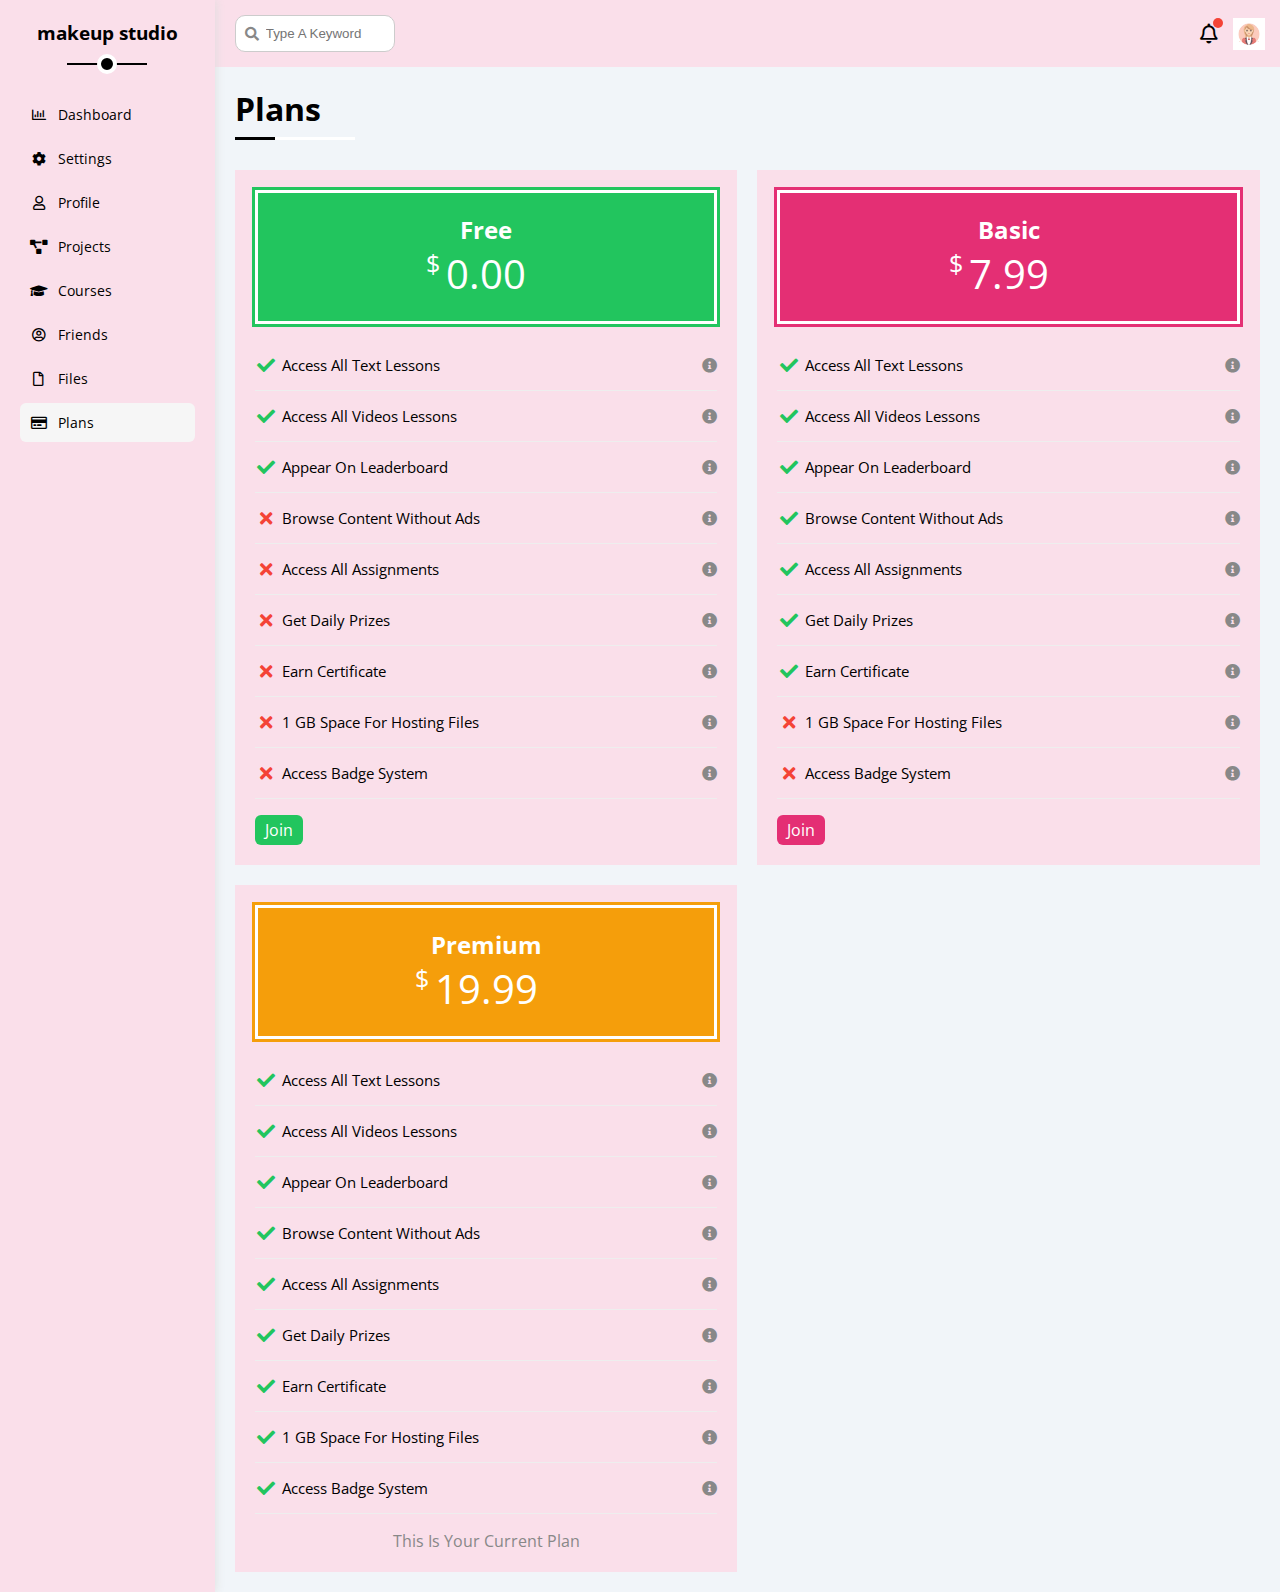
<file: plans.html>
<!DOCTYPE html>
<html lang="en">
  <head>
    <meta charset="UTF-8" />
    <meta http-equiv="X-UA-Compatible" content="IE=edge" />
    <meta name="viewport" content="width=device-width, initial-scale=1.0" />
    <title>Plans</title>
    <link rel="stylesheet" href="css/all.min.css" />
    <link rel="stylesheet" href="css/framework.css" />
    <link rel="stylesheet" href="css/master.css" />
    <link rel="preconnect" href="https://fonts.googleapis.com" />
    <link rel="preconnect" href="https://fonts.gstatic.com" crossorigin />
    <link href="https://fonts.googleapis.com/css2?family=Open+Sans:wght@300;500&display=swap" rel="stylesheet" />
  </head>
  <body>
    <div class="page d-flex">
      <div class="sidebar bg-white p-20 p-relative">
        <h3 class="p-relative txt-c mt-0">makeup studio</h3>
        <ul>
          <li>
            <a class="d-flex align-center fs-14 c-black rad-6 p-10" href="index.html">
              <i class="fa-regular fa-chart-bar fa-fw"></i>
              <span>Dashboard</span>
            </a>
          </li>
          <li>
            <a class="d-flex align-center fs-14 c-black rad-6 p-10" href="settings.html">
              <i class="fa-solid fa-gear fa-fw"></i>
              <span>Settings</span>
            </a>
          </li>
          <li>
            <a class="d-flex align-center fs-14 c-black rad-6 p-10" href="profile.html">
              <i class="fa-regular fa-user fa-fw"></i>
              <span>Profile</span>
            </a>
          </li>
          <li>
            <a class="d-flex align-center fs-14 c-black rad-6 p-10" href="projects.html">
              <i class="fa-solid fa-diagram-project fa-fw"></i>
              <span>Projects</span>
            </a>
          </li>
          <li>
            <a class="d-flex align-center fs-14 c-black rad-6 p-10" href="courses.html">
              <i class="fa-solid fa-graduation-cap fa-fw"></i>
              <span>Courses</span>
            </a>
          </li>
          <li>
            <a class="d-flex align-center fs-14 c-black rad-6 p-10" href="friends.html">
              <i class="fa-regular fa-circle-user fa-fw"></i>
              <span>Friends</span>
            </a>
          </li>
          <li>
            <a class="d-flex align-center fs-14 c-black rad-6 p-10" href="files.html">
              <i class="fa-regular fa-file fa-fw"></i>
              <span>Files</span>
            </a>
          </li>
          <li>
            <a class="active d-flex align-center fs-14 c-black rad-6 p-10" href="plans.html">
              <i class="fa-regular fa-credit-card fa-fw"></i>
              <span>Plans</span>
            </a>
          </li>
        </ul>
      </div>
      <div class="content w-full">
        <!-- Start Head -->
        <div class="head bg-white p-15 between-flex">
          <div class="search p-relative">
            <input class="p-10" type="search" placeholder="Type A Keyword" />
          </div>
          <div class="icons d-flex align-center">
            <span class="notification p-relative">
              <i class="fa-regular fa-bell fa-lg"></i>
            </span>
            <img src="imgs/vector-flat-icon-confident-woman-stylish-suit-with-vibrant-red-tie_176841-6900.jpg" alt="" />
          </div>
        </div>
        <!-- End Head -->
        <h1 class="p-relative">Plans</h1>
        <div class="plans-page d-grid m-20 gap-20">
          <div class="plan green bg-white p-20">
            <div class="top bg-green txt-c p-20">
              <h2 class="m-0 c-white">Free</h2>
              <div class="price c-white"><span>$</span>0.00</div>
            </div>
            <ul>
              <li>
                <i class="fa-solid fa-check fa-fw yes"></i>
                <span>Access All Text Lessons</span>
                <i class="fa-solid fa-circle-info help"></i>
              </li>
              <li>
                <i class="fa-solid fa-check fa-fw yes"></i>
                <span>Access All Videos Lessons</span>
                <i class="fa-solid fa-circle-info help"></i>
              </li>
              <li>
                <i class="fa-solid fa-check fa-fw yes"></i>
                <span>Appear On Leaderboard</span>
                <i class="fa-solid fa-circle-info help"></i>
              </li>
              <li>
                <i class="fa-solid fa-xmark fa-fw"></i>
                <span>Browse Content Without Ads</span>
                <i class="fa-solid fa-circle-info help"></i>
              </li>
              <li>
                <i class="fa-solid fa-xmark fa-fw"></i>
                <span>Access All Assignments</span>
                <i class="fa-solid fa-circle-info help"></i>
              </li>
              <li>
                <i class="fa-solid fa-xmark fa-fw"></i>
                <span>Get Daily Prizes</span>
                <i class="fa-solid fa-circle-info help"></i>
              </li>
              <li>
                <i class="fa-solid fa-xmark fa-fw"></i>
                <span>Earn Certificate</span>
                <i class="fa-solid fa-circle-info help"></i>
              </li>
              <li>
                <i class="fa-solid fa-xmark fa-fw"></i>
                <span>1 GB Space For Hosting Files</span>
                <i class="fa-solid fa-circle-info help"></i>
              </li>
              <li>
                <i class="fa-solid fa-xmark fa-fw"></i>
                <span>Access Badge System</span>
                <i class="fa-solid fa-circle-info help"></i>
              </li>
            </ul>
            <a href="#" class="btn-shape bg-green c-white d-block w-fit">Join</a>
          </div>
          <!-- Start Plan -->
          <div class="plan blue bg-white p-20">
            <div class="top bg-blue txt-c p-20">
              <h2 class="m-0 c-white">Basic</h2>
              <div class="price c-white"><span>$</span>7.99</div>
            </div>
            <ul class="list-none p-0">
              <li>
                <i class="fa-solid fa-check fa-fw yes"></i>
                <span>Access All Text Lessons</span>
                <i class="fa-solid fa-circle-info help"></i>
              </li>
              <li>
                <i class="fa-solid fa-check fa-fw yes"></i>
                <span>Access All Videos Lessons</span>
                <i class="fa-solid fa-circle-info help"></i>
              </li>
              <li>
                <i class="fa-solid fa-check fa-fw yes"></i>
                <span>Appear On Leaderboard</span>
                <i class="fa-solid fa-circle-info help"></i>
              </li>
              <li>
                <i class="fa-solid fa-check fa-fw yes"></i>
                <span>Browse Content Without Ads</span>
                <i class="fa-solid fa-circle-info help"></i>
              </li>
              <li>
                <i class="fa-solid fa-check fa-fw yes"></i>
                <span>Access All Assignments</span>
                <i class="fa-solid fa-circle-info help"></i>
              </li>
              <li>
                <i class="fa-solid fa-check fa-fw yes"></i>
                <span>Get Daily Prizes</span>
                <i class="fa-solid fa-circle-info help"></i>
              </li>
              <li>
                <i class="fa-solid fa-check fa-fw yes"></i>
                <span>Earn Certificate</span>
                <i class="fa-solid fa-circle-info help"></i>
              </li>
              <li>
                <i class="fa-solid fa-xmark fa-fw"></i>
                <span>1 GB Space For Hosting Files</span>
                <i class="fa-solid fa-circle-info help"></i>
              </li>
              <li>
                <i class="fa-solid fa-xmark fa-fw"></i>
                <span>Access Badge System</span>
                <i class="fa-solid fa-circle-info help"></i>
              </li>
            </ul>
            <a href="#" class="btn-shape bg-blue c-white d-block w-fit">Join</a>
          </div>
          <!-- End Plan -->
          <!-- Start Plan -->
          <div class="plan orange bg-white p-20">
            <div class="top bg-orange txt-c p-20">
              <h2 class="m-0 c-white">Premium</h2>
              <div class="price c-white"><span>$</span>19.99</div>
            </div>
            <ul class="list-none p-0">
              <li>
                <i class="fa-solid fa-check fa-fw yes"></i>
                <span>Access All Text Lessons</span>
                <i class="fa-solid fa-circle-info help"></i>
              </li>
              <li>
                <i class="fa-solid fa-check fa-fw yes"></i>
                <span>Access All Videos Lessons</span>
                <i class="fa-solid fa-circle-info help"></i>
              </li>
              <li>
                <i class="fa-solid fa-check fa-fw yes"></i>
                <span>Appear On Leaderboard</span>
                <i class="fa-solid fa-circle-info help"></i>
              </li>
              <li>
                <i class="fa-solid fa-check fa-fw yes"></i>
                <span>Browse Content Without Ads</span>
                <i class="fa-solid fa-circle-info help"></i>
              </li>
              <li>
                <i class="fa-solid fa-check fa-fw yes"></i>
                <span>Access All Assignments</span>
                <i class="fa-solid fa-circle-info help"></i>
              </li>
              <li>
                <i class="fa-solid fa-check fa-fw yes"></i>
                <span>Get Daily Prizes</span>
                <i class="fa-solid fa-circle-info help"></i>
              </li>
              <li>
                <i class="fa-solid fa-check fa-fw yes"></i>
                <span>Earn Certificate</span>
                <i class="fa-solid fa-circle-info help"></i>
              </li>
              <li>
                <i class="fa-solid fa-check fa-fw yes"></i>
                <span>1 GB Space For Hosting Files</span>
                <i class="fa-solid fa-circle-info help"></i>
              </li>
              <li>
                <i class="fa-solid fa-check fa-fw yes"></i>
                <span>Access Badge System</span>
                <i class="fa-solid fa-circle-info help"></i>
              </li>
            </ul>
            <p class="c-grey m-0 txt-c">This Is Your Current Plan</p>
          </div>
          <!-- End Plan -->
        </div>
      </div>
    </div>
  </body>
</html>
</file>
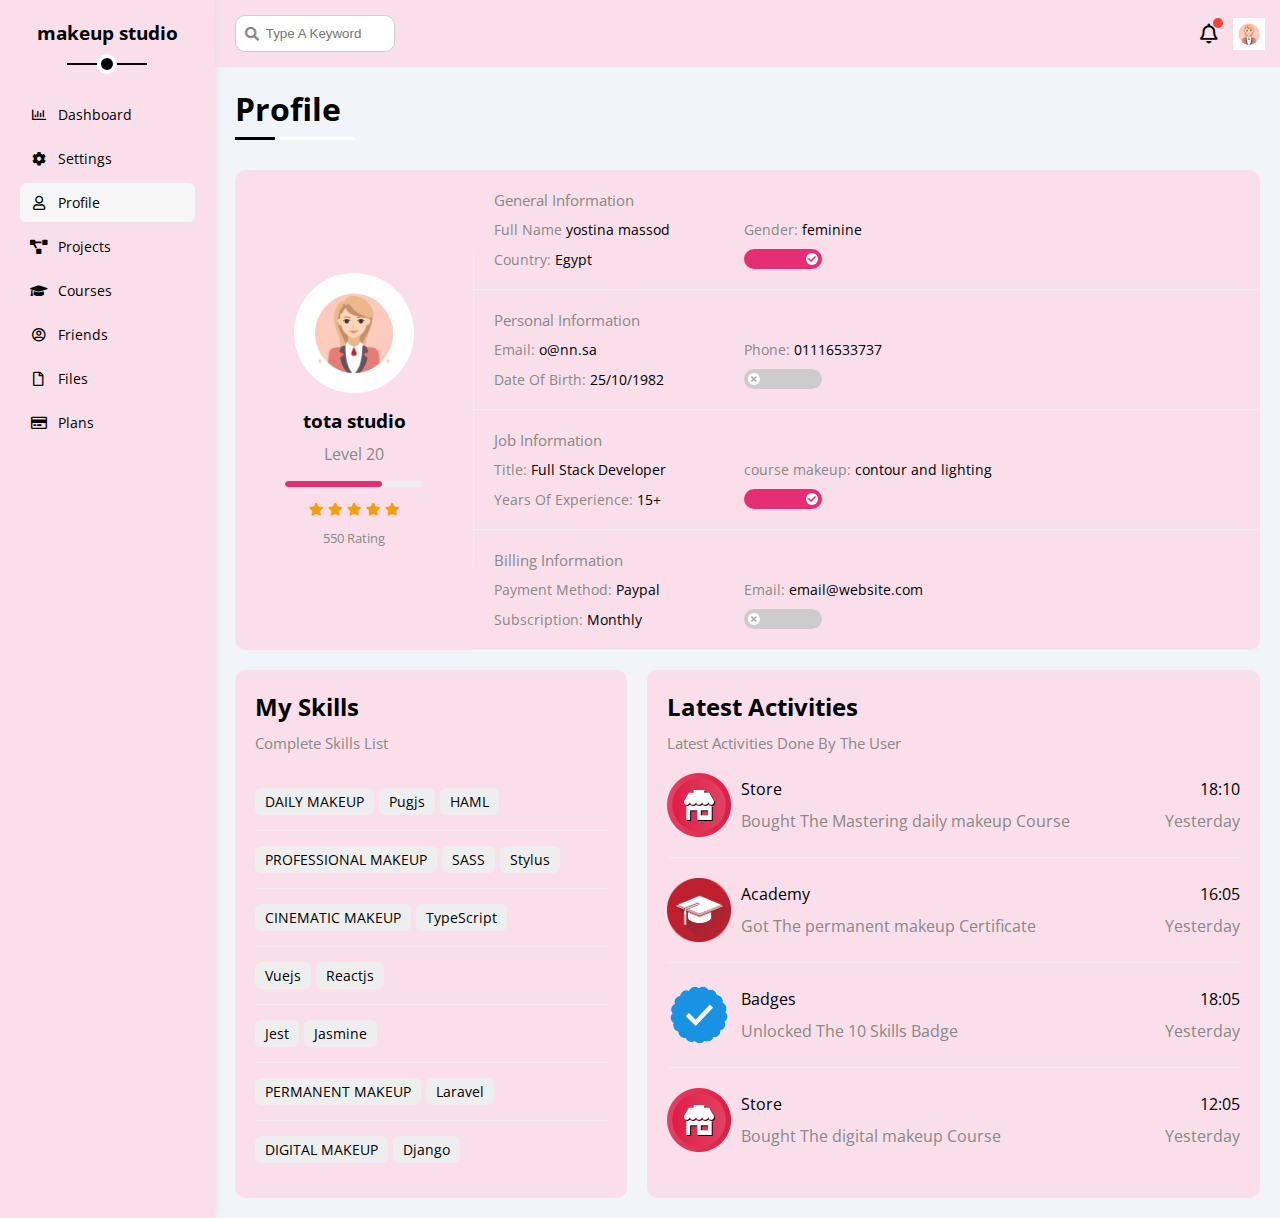
<file: profile.html>
<!DOCTYPE html>
<html lang="en">
  <head>
    <meta charset="UTF-8" />
    <meta http-equiv="X-UA-Compatible" content="IE=edge" />
    <meta name="viewport" content="width=device-width, initial-scale=1.0" />
    <title>Profile</title>
    <link rel="stylesheet" href="css/all.min.css" />
    <link rel="stylesheet" href="css/framework.css" />
    <link rel="stylesheet" href="css/master.css" />
    <link rel="preconnect" href="https://fonts.googleapis.com" />
    <link rel="preconnect" href="https://fonts.gstatic.com" crossorigin />
    <link href="https://fonts.googleapis.com/css2?family=Open+Sans:wght@300;500&display=swap" rel="stylesheet" />
  </head>
  <body>
    <div class="page d-flex">
      <div class="sidebar bg-white p-20 p-relative">
        <h3 class="p-relative txt-c mt-0">makeup studio</h3>
        <ul>
          <li>
            <a class="d-flex align-center fs-14 c-black rad-6 p-10" href="index.html">
              <i class="fa-regular fa-chart-bar fa-fw"></i>
              <span>Dashboard</span>
            </a>
          </li>
          <li>
            <a class="d-flex align-center fs-14 c-black rad-6 p-10" href="settings.html">
              <i class="fa-solid fa-gear fa-fw"></i>
              <span>Settings</span>
            </a>
          </li>
          <li>
            <a class="active d-flex align-center fs-14 c-black rad-6 p-10" href="profile.html">
              <i class="fa-regular fa-user fa-fw"></i>
              <span>Profile</span>
            </a>
          </li>
          <li>
            <a class="d-flex align-center fs-14 c-black rad-6 p-10" href="projects.html">
              <i class="fa-solid fa-diagram-project fa-fw"></i>
              <span>Projects</span>
            </a>
          </li>
          <li>
            <a class="d-flex align-center fs-14 c-black rad-6 p-10" href="courses.html">
              <i class="fa-solid fa-graduation-cap fa-fw"></i>
              <span>Courses</span>
            </a>
          </li>
          <li>
            <a class="d-flex align-center fs-14 c-black rad-6 p-10" href="friends.html">
              <i class="fa-regular fa-circle-user fa-fw"></i>
              <span>Friends</span>
            </a>
          </li>
          <li>
            <a class="d-flex align-center fs-14 c-black rad-6 p-10" href="files.html">
              <i class="fa-regular fa-file fa-fw"></i>
              <span>Files</span>
            </a>
          </li>
          <li>
            <a class="d-flex align-center fs-14 c-black rad-6 p-10" href="plans.html">
              <i class="fa-regular fa-credit-card fa-fw"></i>
              <span>Plans</span>
            </a>
          </li>
        </ul>
      </div>
      <div class="content w-full">
        <!-- Start Head -->
        <div class="head bg-white p-15 between-flex">
          <div class="search p-relative">
            <input class="p-10" type="search" placeholder="Type A Keyword" />
          </div>
          <div class="icons d-flex align-center">
            <span class="notification p-relative">
              <i class="fa-regular fa-bell fa-lg"></i>
            </span>
            <img src="imgs/vector-flat-icon-confident-woman-stylish-suit-with-vibrant-red-tie_176841-6900.jpg" alt="" />
          </div>
        </div>
        <!-- End Head -->
        <h1 class="p-relative">Profile</h1>
        <div class="profile-page m-20">
          <!-- Start Overview -->
          <div class="overview bg-white rad-10 d-flex align-center">
            <div class="avatar-box txt-c p-20">
              <img class="rad-half mb-10" src="imgs/vector-flat-icon-confident-woman-stylish-suit-with-vibrant-red-tie_176841-6900.jpg" alt="" />
              <h3 class="m-0">tota studio</h3>
              <p class="c-grey mt-10">Level 20</p>
              <div class="level rad-6 bg-eee p-relative">
                <span style="width: 70%"></span>
              </div>
              <div class="rating mt-10 mb-10">
                <i class="fa-solid fa-star c-orange fs-13"></i>
                <i class="fa-solid fa-star c-orange fs-13"></i>
                <i class="fa-solid fa-star c-orange fs-13"></i>
                <i class="fa-solid fa-star c-orange fs-13"></i>
                <i class="fa-solid fa-star c-orange fs-13"></i>
              </div>
              <p class="c-grey m-0 fs-13">550 Rating</p>
            </div>
            <div class="info-box w-full txt-c-mobile">
              <!-- Start Information Row -->
              <div class="box p-20 d-flex align-center">
                <h4 class="c-grey fs-15 m-0 w-full">General Information</h4>
                <div class="fs-14">
                  <span class="c-grey">Full Name</span>
                  <span>yostina massod</span>
                </div>
                <div class="fs-14">
                  <span class="c-grey">Gender:</span>
                  <span>feminine</span>
                </div>
                <div class="fs-14">
                  <span class="c-grey">Country:</span>
                  <span>Egypt</span>
                </div>
                <div class="fs-14">
                  <label>
                    <input class="toggle-checkbox" type="checkbox" checked />
                    <div class="toggle-switch"></div>
                  </label>
                </div>
              </div>
              <!-- End Information Row -->
              <!-- Start Information Row -->
              <div class="box p-20 d-flex align-center">
                <h4 class="c-grey w-full fs-15 m-0">Personal Information</h4>
                <div class="fs-14">
                  <span class="c-grey">Email:</span>
                  <span>o@nn.sa</span>
                </div>
                <div class="fs-14">
                  <span class="c-grey">Phone:</span>
                  <span>01116533737</span>
                </div>
                <div class="fs-14">
                  <span class="c-grey">Date Of Birth:</span>
                  <span>25/10/1982</span>
                </div>
                <div class="fs-14">
                  <label>
                    <input class="toggle-checkbox" type="checkbox" />
                    <div class="toggle-switch"></div>
                  </label>
                </div>
              </div>
              <!-- End Information Row -->
              <!-- Start Information Row -->
              <div class="box p-20 d-flex align-center">
                <h4 class="c-grey w-full fs-15 m-0">Job Information</h4>
                <div class="fs-14">
                  <span class="c-grey">Title:</span>
                  <span>Full Stack Developer</span>
                </div>
                <div class="fs-14">
                  <span class="c-grey">course makeup:</span>
                  <span>contour and lighting</span>
                </div>
                <div class="fs-14">
                  <span class="c-grey">Years Of Experience:</span>
                  <span>15+</span>
                </div>
                <div class="fs-14">
                  <label>
                    <input class="toggle-checkbox" type="checkbox" checked />
                    <div class="toggle-switch"></div>
                  </label>
                </div>
              </div>
              <!-- End Information Row -->
              <!-- Start Information Row -->
              <div class="box p-20 d-flex align-center">
                <h4 class="c-grey w-full fs-15 m-0">Billing Information</h4>
                <div class="fs-14">
                  <span class="c-grey">Payment Method:</span>
                  <span>Paypal</span>
                </div>
                <div class="fs-14">
                  <span class="c-grey">Email:</span>
                  <span>email@website.com</span>
                </div>
                <div class="fs-14">
                  <span class="c-grey">Subscription:</span>
                  <span>Monthly</span>
                </div>
                <div class="fs-14">
                  <label>
                    <input class="toggle-checkbox" type="checkbox" />
                    <div class="toggle-switch"></div>
                  </label>
                </div>
              </div>
              <!-- End Information Row -->
            </div>
          </div>
          <!-- End Overview -->
          <!-- Start Other Data -->
          <div class="other-data d-flex gap-20">
            <div class="skills-card p-20 bg-white rad-10 mt-20">
              <h2 class="mt-0 mb-10">My Skills</h2>
              <p class="mt-0 mb-20 c-grey fs-15">Complete Skills List</p>
              <ul class="m-0 txt-c-mobile">
                <li><span>DAILY MAKEUP</span><span>Pugjs</span><span>HAML</span></li>
                <li><span>PROFESSIONAL MAKEUP</span><span>SASS</span><span>Stylus</span></li>
                <li><span>CINEMATIC MAKEUP  </span><span>TypeScript</span></li>
                <li><span>Vuejs</span><span>Reactjs</span></li>
                <li><span>Jest</span><span>Jasmine</span></li>
                <li><span>PERMANENT MAKEUP</span><span>Laravel</span></li>
                <li><span>DIGITAL MAKEUP</span><span>Django</span></li>
              </ul>
            </div>
            <div class="activities p-20 bg-white rad-10 mt-20">
              <h2 class="mt-0 mb-10">Latest Activities</h2>
              <p class="mt-0 mb-20 c-grey fs-15">Latest Activities Done By The User</p>
              <div class="activity d-flex align-center txt-c-mobile">
                <img src="imgs/activity-01.png" alt="" />
                <div class="info">
                  <span class="d-block mb-10">Store</span>
                  <span class="c-grey">Bought The Mastering daily makeup Course</span>
                </div>
                <div class="date">
                  <span class="d-block mb-10">18:10</span>
                  <span class="c-grey">Yesterday</span>
                </div>
              </div>
              <div class="activity d-flex align-center txt-c-mobile">
                <img src="imgs/activity-02.png" alt="" />
                <div class="info">
                  <span class="d-block mb-10">Academy</span>
                  <span class="c-grey">Got The permanent makeup Certificate</span>
                </div>
                <div class="date">
                  <span class="d-block mb-10">16:05</span>
                  <span class="c-grey">Yesterday</span>
                </div>
              </div>
              <div class="activity d-flex align-center txt-c-mobile">
                <img src="imgs/activity-03.png" alt="" />
                <div class="info">
                  <span class="d-block mb-10">Badges</span>
                  <span class="c-grey">Unlocked The 10 Skills Badge</span>
                </div>
                <div class="date">
                  <span class="d-block mb-10">18:05</span>
                  <span class="c-grey">Yesterday</span>
                </div>
              </div>
              <div class="activity d-flex align-center txt-c-mobile">
                <img src="imgs/activity-01.png" alt="" />
                <div class="info">
                  <span class="d-block mb-10">Store</span>
                  <span class="c-grey">Bought The digital makeup Course</span>
                </div>
                <div class="date">
                  <span class="d-block mb-10">12:05</span>
                  <span class="c-grey">Yesterday</span>
                </div>
              </div>
            </div>
          </div>
          <!-- End Other Data -->
        </div>
      </div>
    </div>
  </body>
</html>
</file>
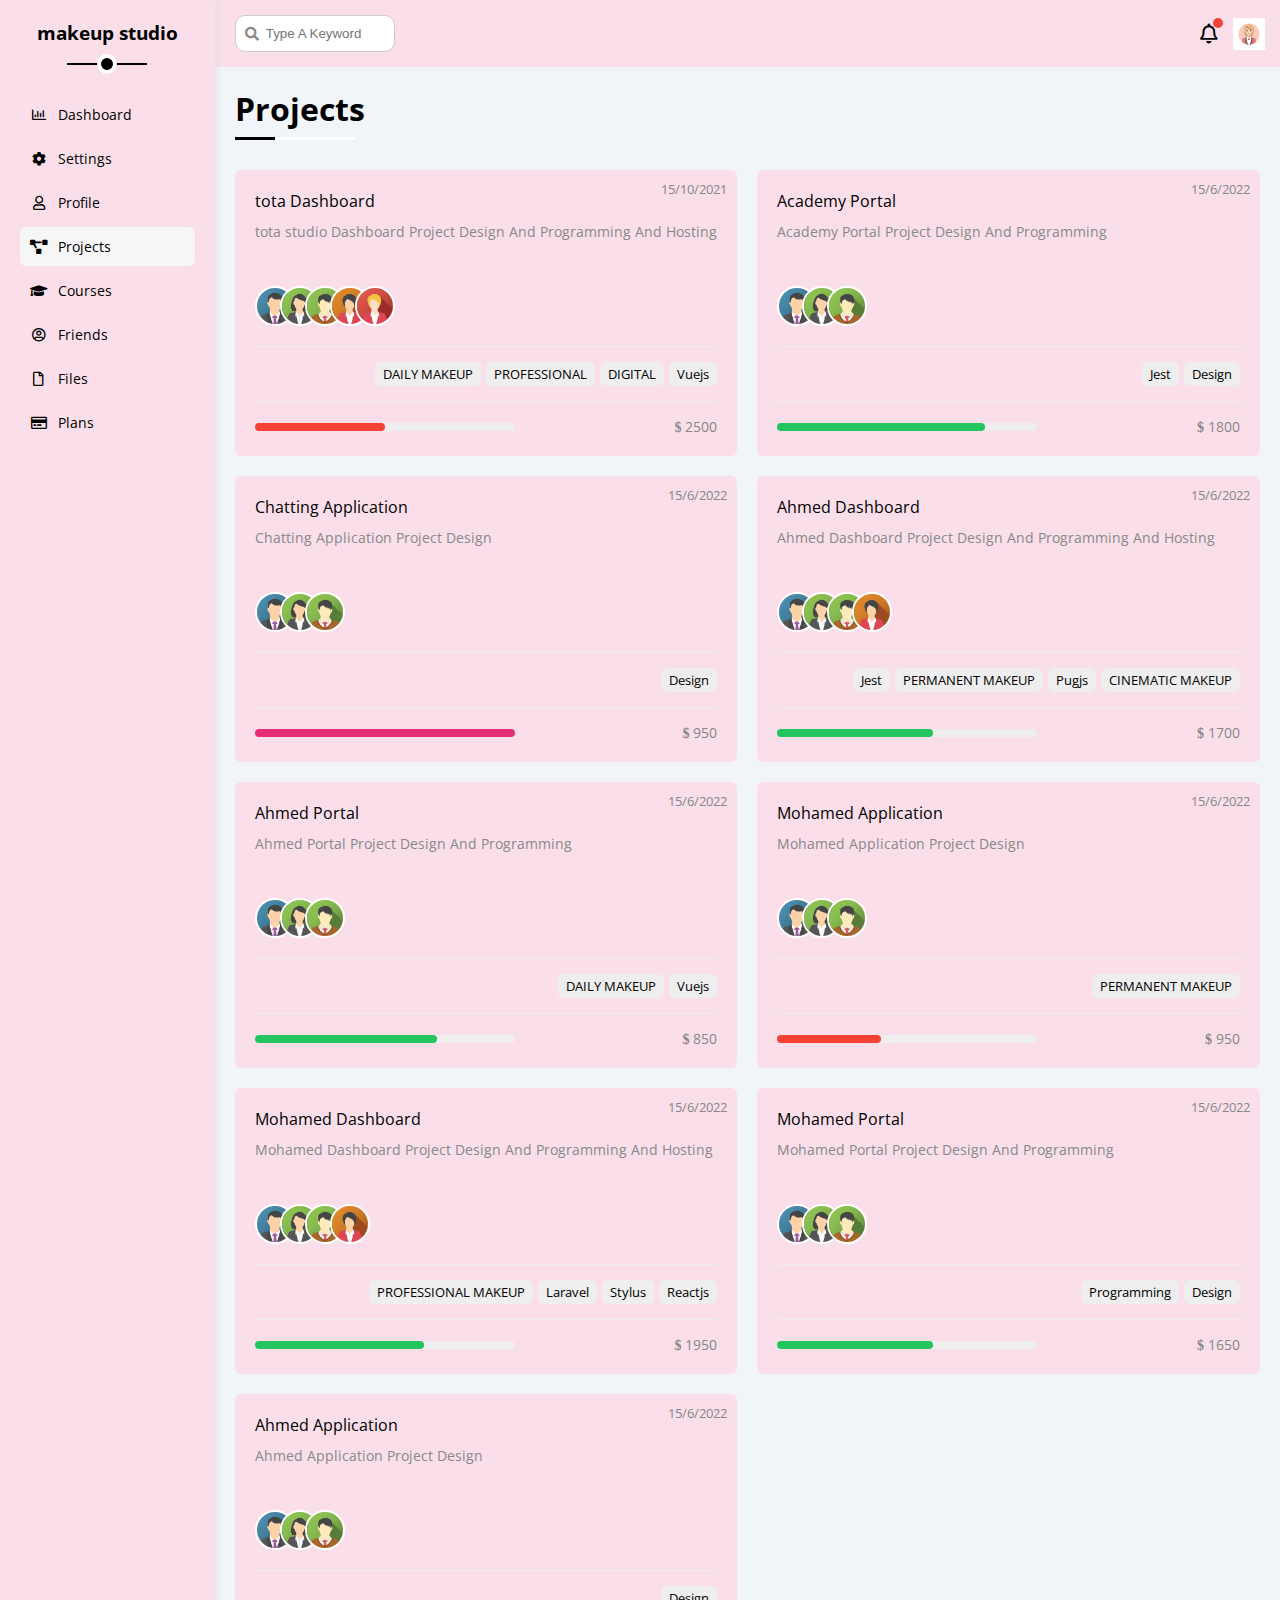
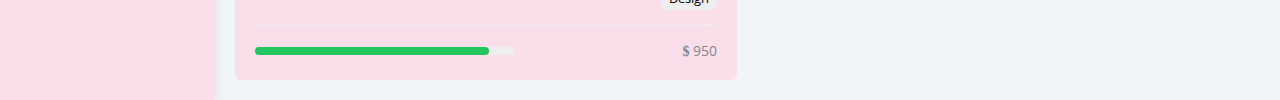
<file: projects.html>
<!DOCTYPE html>
<html lang="en">
  <head>
    <meta charset="UTF-8" />
    <meta http-equiv="X-UA-Compatible" content="IE=edge" />
    <meta name="viewport" content="width=device-width, initial-scale=1.0" />
    <title>Projects</title>
    <link rel="stylesheet" href="css/all.min.css" />
    <link rel="stylesheet" href="css/framework.css" />
    <link rel="stylesheet" href="css/master.css" />
    <link rel="preconnect" href="https://fonts.googleapis.com" />
    <link rel="preconnect" href="https://fonts.gstatic.com" crossorigin />
    <link href="https://fonts.googleapis.com/css2?family=Open+Sans:wght@300;500&display=swap" rel="stylesheet" />
  </head>
  <body>
    <div class="page d-flex">
      <div class="sidebar bg-white p-20 p-relative">
        <h3 class="p-relative txt-c mt-0">makeup studio</h3>
        <ul>
          <li>
            <a class="d-flex align-center fs-14 c-black rad-6 p-10" href="index.html">
              <i class="fa-regular fa-chart-bar fa-fw"></i>
              <span>Dashboard</span>
            </a>
          </li>
          <li>
            <a class="d-flex align-center fs-14 c-black rad-6 p-10" href="settings.html">
              <i class="fa-solid fa-gear fa-fw"></i>
              <span>Settings</span>
            </a>
          </li>
          <li>
            <a class="d-flex align-center fs-14 c-black rad-6 p-10" href="profile.html">
              <i class="fa-regular fa-user fa-fw"></i>
              <span>Profile</span>
            </a>
          </li>
          <li>
            <a class="active d-flex align-center fs-14 c-black rad-6 p-10" href="projects.html">
              <i class="fa-solid fa-diagram-project fa-fw"></i>
              <span>Projects</span>
            </a>
          </li>
          <li>
            <a class="d-flex align-center fs-14 c-black rad-6 p-10" href="courses.html">
              <i class="fa-solid fa-graduation-cap fa-fw"></i>
              <span>Courses</span>
            </a>
          </li>
          <li>
            <a class="d-flex align-center fs-14 c-black rad-6 p-10" href="friends.html">
              <i class="fa-regular fa-circle-user fa-fw"></i>
              <span>Friends</span>
            </a>
          </li>
          <li>
            <a class="d-flex align-center fs-14 c-black rad-6 p-10" href="files.html">
              <i class="fa-regular fa-file fa-fw"></i>
              <span>Files</span>
            </a>
          </li>
          <li>
            <a class="d-flex align-center fs-14 c-black rad-6 p-10" href="plans.html">
              <i class="fa-regular fa-credit-card fa-fw"></i>
              <span>Plans</span>
            </a>
          </li>
        </ul>
      </div>
      <div class="content w-full">
        <!-- Start Head -->
        <div class="head bg-white p-15 between-flex">
          <div class="search p-relative">
            <input class="p-10" type="search" placeholder="Type A Keyword" />
          </div>
          <div class="icons d-flex align-center">
            <span class="notification p-relative">
              <i class="fa-regular fa-bell fa-lg"></i>
            </span>
            <img src="imgs/vector-flat-icon-confident-woman-stylish-suit-with-vibrant-red-tie_176841-6900.jpg" alt="" />
          </div>
        </div>
        <!-- End Head -->
        <h1 class="p-relative">Projects</h1>
        <div class="projects-page d-grid m-20 gap-20">
          <div class="project bg-white p-20 rad-6 p-relative">
            <span class="date fs-13 c-grey">15/10/2021</span>
            <h4 class="m-0">tota Dashboard</h4>
            <p class="c-grey mt-10 mb-10 fs-14">tota studio Dashboard Project Design And Programming And Hosting</p>
            <div class="team">
              <a href="#"><img src="imgs/team-01.png" alt="" /></a>
              <a href="#"><img src="imgs/team-02.png" alt="" /></a>
              <a href="#"><img src="imgs/team-03.png" alt="" /></a>
              <a href="#"><img src="imgs/team-04.png" alt="" /></a>
              <a href="#"><img src="imgs/team-05.png" alt="" /></a>
            </div>
            <div class="do d-flex">
              <span class="fs-13 rad-6 bg-eee">DAILY MAKEUP</span>
              <span class="fs-13 rad-6 bg-eee">PROFESSIONAL</span>
              <span class="fs-13 rad-6 bg-eee">DIGITAL</span>
              <span class="fs-13 rad-6 bg-eee">Vuejs</span>
            </div>
            <div class="info between-flex">
              <div class="prog bg-eee">
                <span class="bg-red" style="width: 50%"></span>
              </div>
              <div class="fs-14 c-grey">
                <i class="fa-solid fa-dollar-sign"></i>
                2500
              </div>
            </div>
          </div>
          <div class="project bg-white p-20 rad-6 p-relative">
            <span class="date fs-13 c-grey">15/6/2022</span>
            <h4 class="m-0">Academy Portal</h4>
            <p class="c-grey mt-10 mb-10 fs-14">Academy Portal Project Design And Programming</p>
            <div class="team">
              <a href="#"><img src="imgs/team-01.png" alt="" /></a>
              <a href="#"><img src="imgs/team-02.png" alt="" /></a>
              <a href="#"><img src="imgs/team-03.png" alt="" /></a>
            </div>
            <div class="do d-flex">
              <span class="fs-13 rad-6 bg-eee">Jest</span>
              <span class="fs-13 rad-6 bg-eee">Design</span>
            </div>
            <div class="info between-flex">
              <div class="prog bg-eee">
                <span class="bg-green" style="width: 80%"></span>
              </div>
              <div class="fs-14 c-grey">
                <i class="fa-solid fa-dollar-sign"></i>
                1800
              </div>
            </div>
          </div>
          <div class="project bg-white p-20 rad-6 p-relative">
            <span class="date fs-13 c-grey">15/6/2022</span>
            <h4 class="m-0">Chatting Application</h4>
            <p class="c-grey mt-10 mb-10 fs-14">Chatting Application Project Design</p>
            <div class="team">
              <a href="#"><img src="imgs/team-01.png" alt="" /></a>
              <a href="#"><img src="imgs/team-02.png" alt="" /></a>
              <a href="#"><img src="imgs/team-03.png" alt="" /></a>
            </div>
            <div class="do d-flex">
              <span class="fs-13 rad-6 bg-eee">Design</span>
            </div>
            <div class="info between-flex">
              <div class="prog bg-eee">
                <span class="bg-blue" style="width: 100%"></span>
              </div>
              <div class="fs-14 c-grey">
                <i class="fa-solid fa-dollar-sign"></i>
                950
              </div>
            </div>
          </div>
          <div class="project bg-white p-20 rad-6 p-relative">
            <span class="date fs-13 c-grey">15/6/2022</span>
            <h4 class="m-0">Ahmed Dashboard</h4>
            <p class="c-grey mt-10 mb-10 fs-14">Ahmed Dashboard Project Design And Programming And Hosting</p>
            <div class="team">
              <a href="#"><img src="imgs/team-01.png" alt="" /></a>
              <a href="#"><img src="imgs/team-02.png" alt="" /></a>
              <a href="#"><img src="imgs/team-03.png" alt="" /></a>
              <a href="#"><img src="imgs/team-04.png" alt="" /></a>
            </div>
            <div class="do d-flex">
              <span class="fs-13 rad-6 bg-eee">Jest</span>
              <span class="fs-13 rad-6 bg-eee">PERMANENT MAKEUP</span>
              <span class="fs-13 rad-6 bg-eee">Pugjs</span>
              <span class="fs-13 rad-6 bg-eee">CINEMATIC MAKEUP </span>
            </div>
            <div class="info between-flex">
              <div class="prog bg-eee">
                <span class="bg-green" style="width: 60%"></span>
              </div>
              <div class="fs-14 c-grey">
                <i class="fa-solid fa-dollar-sign"></i>
                1700
              </div>
            </div>
          </div>
          <div class="project bg-white p-20 rad-6 p-relative">
            <span class="date fs-13 c-grey">15/6/2022</span>
            <h4 class="m-0">Ahmed Portal</h4>
            <p class="c-grey mt-10 mb-10 fs-14">Ahmed Portal Project Design And Programming</p>
            <div class="team">
              <a href="#"><img src="imgs/team-01.png" alt="" /></a>
              <a href="#"><img src="imgs/team-02.png" alt="" /></a>
              <a href="#"><img src="imgs/team-03.png" alt="" /></a>
            </div>
            <div class="do d-flex">
              <span class="fs-13 rad-6 bg-eee">DAILY MAKEUP</span>
              <span class="fs-13 rad-6 bg-eee">Vuejs</span>
            </div>
            <div class="info between-flex">
              <div class="prog bg-eee">
                <span class="bg-green" style="width: 70%"></span>
              </div>
              <div class="fs-14 c-grey">
                <i class="fa-solid fa-dollar-sign"></i>
                850
              </div>
            </div>
          </div>
          <div class="project bg-white p-20 rad-6 p-relative">
            <span class="date fs-13 c-grey">15/6/2022</span>
            <h4 class="m-0">Mohamed Application</h4>
            <p class="c-grey mt-10 mb-10 fs-14">Mohamed Application Project Design</p>
            <div class="team">
              <a href="#"><img src="imgs/team-01.png" alt="" /></a>
              <a href="#"><img src="imgs/team-02.png" alt="" /></a>
              <a href="#"><img src="imgs/team-03.png" alt="" /></a>
            </div>
            <div class="do d-flex">
              <span class="fs-13 rad-6 bg-eee">PERMANENT MAKEUP</span>
            </div>
            <div class="info between-flex">
              <div class="prog bg-eee">
                <span class="bg-red" style="width: 40%"></span>
              </div>
              <div class="fs-14 c-grey">
                <i class="fa-solid fa-dollar-sign"></i>
                950
              </div>
            </div>
          </div>
          <div class="project bg-white p-20 rad-6 p-relative">
            <span class="date fs-13 c-grey">15/6/2022</span>
            <h4 class="m-0">Mohamed Dashboard</h4>
            <p class="c-grey mt-10 mb-10 fs-14">Mohamed Dashboard Project Design And Programming And Hosting</p>
            <div class="team">
              <a href="#"><img src="imgs/team-01.png" alt="" /></a>
              <a href="#"><img src="imgs/team-02.png" alt="" /></a>
              <a href="#"><img src="imgs/team-03.png" alt="" /></a>
              <a href="#"><img src="imgs/team-04.png" alt="" /></a>
            </div>
            <div class="do d-flex">
              <span class="fs-13 rad-6 bg-eee">PROFESSIONAL MAKEUP</span>
              <span class="fs-13 rad-6 bg-eee">Laravel</span>
              <span class="fs-13 rad-6 bg-eee">Stylus</span>
              <span class="fs-13 rad-6 bg-eee">Reactjs</span>
            </div>
            <div class="info between-flex">
              <div class="prog bg-eee">
                <span class="bg-green" style="width: 65%"></span>
              </div>
              <div class="fs-14 c-grey">
                <i class="fa-solid fa-dollar-sign"></i>
                1950
              </div>
            </div>
          </div>
          <div class="project bg-white p-20 rad-6 p-relative">
            <span class="date fs-13 c-grey">15/6/2022</span>
            <h4 class="m-0">Mohamed Portal</h4>
            <p class="c-grey mt-10 mb-10 fs-14">Mohamed Portal Project Design And Programming</p>
            <div class="team">
              <a href="#"><img src="imgs/team-01.png" alt="" /></a>
              <a href="#"><img src="imgs/team-02.png" alt="" /></a>
              <a href="#"><img src="imgs/team-03.png" alt="" /></a>
            </div>
            <div class="do d-flex">
              <span class="fs-13 rad-6 bg-eee">Programming</span>
              <span class="fs-13 rad-6 bg-eee">Design</span>
            </div>
            <div class="info between-flex">
              <div class="prog bg-eee">
                <span class="bg-green" style="width: 60%"></span>
              </div>
              <div class="fs-14 c-grey">
                <i class="fa-solid fa-dollar-sign"></i>
                1650
              </div>
            </div>
          </div>
          <div class="project bg-white p-20 rad-6 p-relative">
            <span class="date fs-13 c-grey">15/6/2022</span>
            <h4 class="m-0">Ahmed Application</h4>
            <p class="c-grey mt-10 mb-10 fs-14">Ahmed Application Project Design</p>
            <div class="team">
              <a href="#"><img src="imgs/team-01.png" alt="" /></a>
              <a href="#"><img src="imgs/team-02.png" alt="" /></a>
              <a href="#"><img src="imgs/team-03.png" alt="" /></a>
            </div>
            <div class="do d-flex">
              <span class="fs-13 rad-6 bg-eee">Design</span>
            </div>
            <div class="info between-flex">
              <div class="prog bg-eee">
                <span class="bg-green" style="width: 90%"></span>
              </div>
              <div class="fs-14 c-grey">
                <i class="fa-solid fa-dollar-sign"></i>
                950
              </div>
            </div>
          </div>
        </div>
      </div>
    </div>
  </body>
</html>
</file>
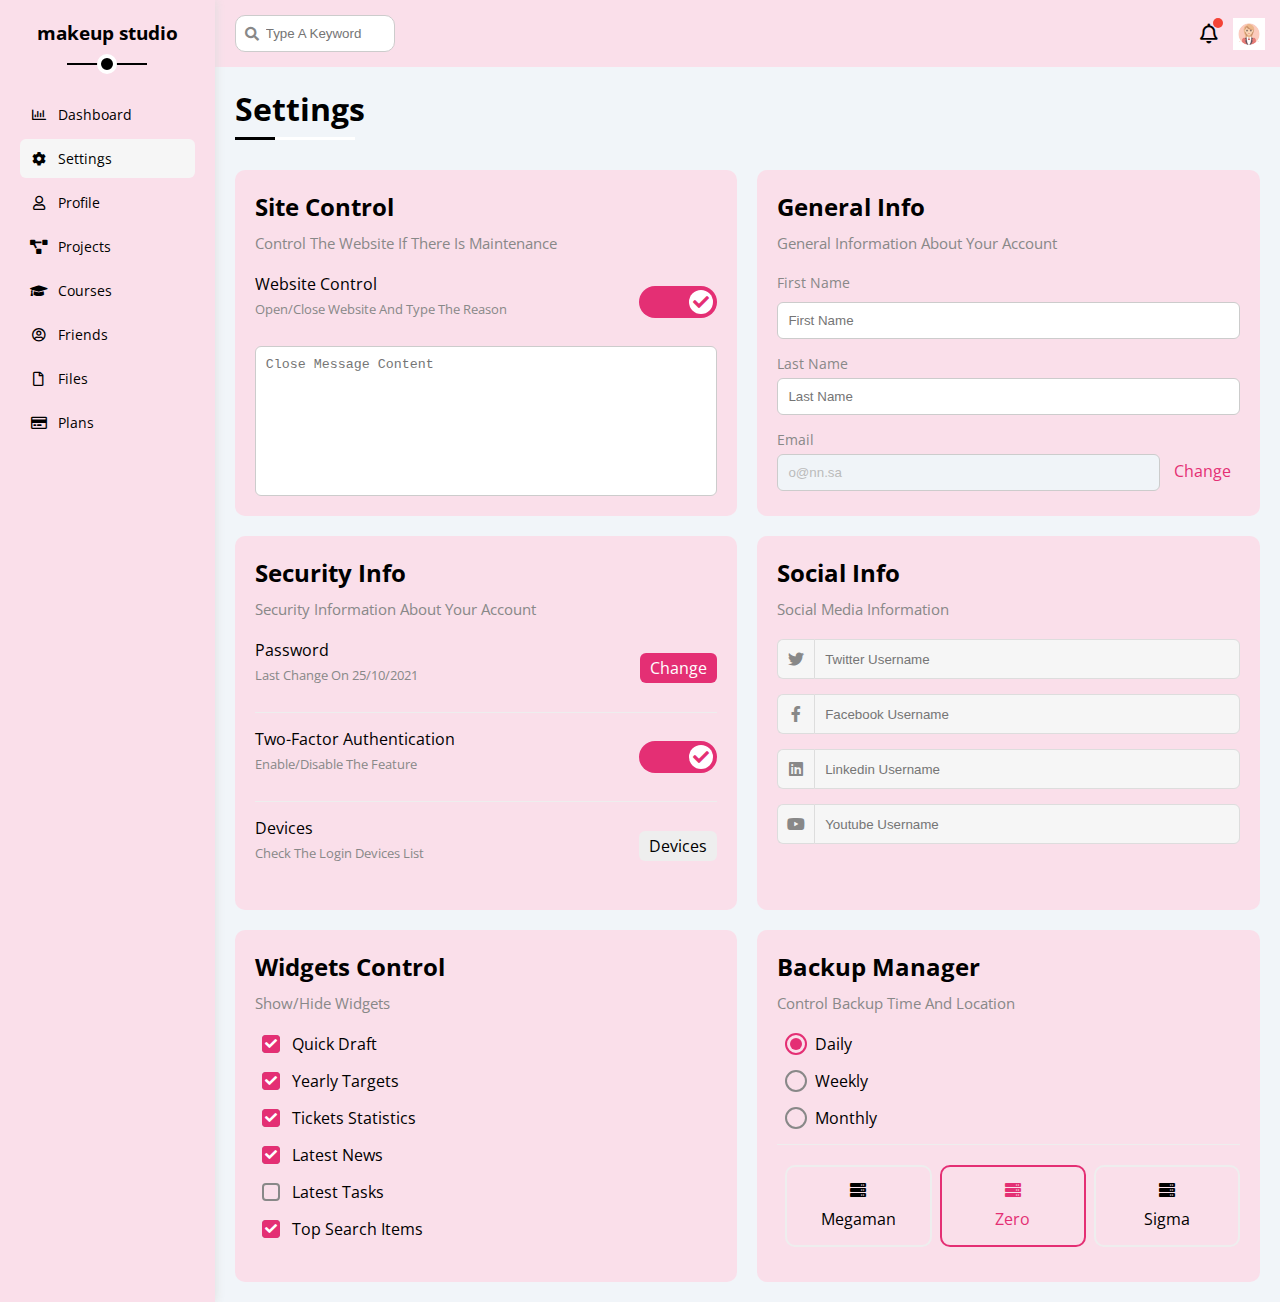
<file: settings.html>
<!DOCTYPE html>
<html lang="en">
  <head>
    <meta charset="UTF-8" />
    <meta http-equiv="X-UA-Compatible" content="IE=edge" />
    <meta name="viewport" content="width=device-width, initial-scale=1.0" />
    <title>Settings</title>
    <link rel="stylesheet" href="css/all.min.css" />
    <link rel="stylesheet" href="css/framework.css" />
    <link rel="stylesheet" href="css/master.css" />
    <link rel="preconnect" href="https://fonts.googleapis.com" />
    <link rel="preconnect" href="https://fonts.gstatic.com" crossorigin />
    <link href="https://fonts.googleapis.com/css2?family=Open+Sans:wght@300;500&display=swap" rel="stylesheet" />
  </head>
  <body>
    <div class="page d-flex">
      <div class="sidebar bg-white p-20 p-relative">
        <h3 class="p-relative txt-c mt-0">makeup studio</h3>
        <ul>
          <li>
            <a class="d-flex align-center fs-14 c-black rad-6 p-10" href="index.html">
              <i class="fa-regular fa-chart-bar fa-fw"></i>
              <span>Dashboard</span>
            </a>
          </li>
          <li>
            <a class="active d-flex align-center fs-14 c-black rad-6 p-10" href="settings.html">
              <i class="fa-solid fa-gear fa-fw"></i>
              <span>Settings</span>
            </a>
          </li>
          <li>
            <a class="d-flex align-center fs-14 c-black rad-6 p-10" href="profile.html">
              <i class="fa-regular fa-user fa-fw"></i>
              <span>Profile</span>
            </a>
          </li>
          <li>
            <a class="d-flex align-center fs-14 c-black rad-6 p-10" href="projects.html">
              <i class="fa-solid fa-diagram-project fa-fw"></i>
              <span>Projects</span>
            </a>
          </li>
          <li>
            <a class="d-flex align-center fs-14 c-black rad-6 p-10" href="courses.html">
              <i class="fa-solid fa-graduation-cap fa-fw"></i>
              <span>Courses</span>
            </a>
          </li>
          <li>
            <a class="d-flex align-center fs-14 c-black rad-6 p-10" href="friends.html">
              <i class="fa-regular fa-circle-user fa-fw"></i>
              <span>Friends</span>
            </a>
          </li>
          <li>
            <a class="d-flex align-center fs-14 c-black rad-6 p-10" href="files.html">
              <i class="fa-regular fa-file fa-fw"></i>
              <span>Files</span>
            </a>
          </li>
          <li>
            <a class="d-flex align-center fs-14 c-black rad-6 p-10" href="plans.html">
              <i class="fa-regular fa-credit-card fa-fw"></i>
              <span>Plans</span>
            </a>
          </li>
        </ul>
      </div>
      <div class="content w-full">
        <!-- Start Head -->
        <div class="head bg-white p-15 between-flex">
          <div class="search p-relative">
            <input class="p-10" type="search" placeholder="Type A Keyword" />
          </div>
          <div class="icons d-flex align-center">
            <span class="notification p-relative">
              <i class="fa-regular fa-bell fa-lg"></i>
            </span>
            <img src="imgs/vector-flat-icon-confident-woman-stylish-suit-with-vibrant-red-tie_176841-6900.jpg" alt="" />
          </div>
        </div>
        <!-- End Head -->
        <h1 class="p-relative">Settings</h1>
        <div class="settings-page m-20 d-grid gap-20">
          <!-- Start Settings Box -->
          <div class="p-20 bg-white rad-10">
            <h2 class="mt-0 mb-10">Site Control</h2>
            <p class="mt-0 mb-20 c-grey fs-15">Control The Website If There Is Maintenance</p>
            <div class="mb-15 between-flex">
              <div>
                <span>Website Control</span>
                <p class="c-grey mt-5 mb-0 fs-13">Open/Close Website And Type The Reason</p>
              </div>
              <div>
                <label>
                  <input class="toggle-checkbox" type="checkbox" checked />
                  <div class="toggle-switch"></div>
                </label>
              </div>
            </div>
            <textarea class="close-message p-10 rad-6 d-block w-full" placeholder="Close Message Content"></textarea>
          </div>
          <!-- End Settings Box -->
          <!-- Start Settings Box -->
          <div class="p-20 bg-white rad-10">
            <h2 class="mt-0 mb-10">General Info</h2>
            <p class="mt-0 mb-20 c-grey fs-15">General Information About Your Account</p>
            <div class="mb-15">
              <label class="fs-14 c-grey d-block mb-10" for="first">First Name</label>
              <input
                class="b-none border-ccc p-10 rad-6 d-block w-full"
                type="text"
                id="first"
                placeholder="First Name"
              />
            </div>
            <div class="mb-15">
              <label class="fs-14 c-grey d-block mb-5" for="last">Last Name</label>
              <input
                class="b-none border-ccc p-10 rad-6 d-block w-full"
                id="last"
                type="text"
                placeholder="Last Name"
              />
            </div>
            <div>
              <label class="fs-14 c-grey d-block mb-5" for="email">Email</label>
              <input
                class="email b-none border-ccc p-10 rad-6 w-full mr-10"
                id="email"
                type="email"
                value="o@nn.sa"
                disabled
              />
              <a class="c-blue" href="#">Change</a>
            </div>
          </div>
          <!-- End Settings Box -->
          <!-- Start Settings Box -->
          <div class="p-20 bg-white rad-10">
            <h2 class="mt-0 mb-10">Security Info</h2>
            <p class="mt-0 mb-20 c-grey fs-15">Security Information About Your Account</p>
            <div class="sec-box mb-15 between-flex">
              <div>
                <span>Password</span>
                <p class="c-grey mt-5 mb-0 fs-13">Last Change On 25/10/2021</p>
              </div>
              <a class="button bg-blue c-white btn-shape" href="#">Change</a>
            </div>
            <div class="sec-box mb-15 between-flex">
              <div>
                <span>Two-Factor Authentication</span>
                <p class="c-grey mt-5 mb-0 fs-13">Enable/Disable The Feature</p>
              </div>
              <label>
                <input class="toggle-checkbox" type="checkbox" checked />
                <div class="toggle-switch"></div>
              </label>
            </div>
            <div class="sec-box between-flex">
              <div>
                <span>Devices</span>
                <p class="c-grey mt-5 mb-0 fs-13">Check The Login Devices List</p>
              </div>
              <a class="bg-eee c-black btn-shape" href="#">Devices</a>
            </div>
          </div>
          <!-- End Settings Box -->
          <!-- Start Settings Box -->
          <div class="social-boxes p-20 bg-white rad-10">
            <h2 class="mt-0 mb-10">Social Info</h2>
            <p class="mt-0 mb-20 c-grey fs-15">Social Media Information</p>
            <div class="d-flex align-center mb-15">
              <i class="fa-brands fa-twitter center-flex c-grey"></i>
              <input class="w-full" type="text" placeholder="Twitter Username" />
            </div>
            <div class="d-flex align-center mb-15">
              <i class="fa-brands fa-facebook-f center-flex c-grey"></i>
              <input class="w-full" type="text" placeholder="Facebook Username" />
            </div>
            <div class="d-flex align-center mb-15">
              <i class="fa-brands fa-linkedin center-flex c-grey"></i>
              <input class="w-full" type="text" placeholder="Linkedin Username" />
            </div>
            <div class="d-flex align-center">
              <i class="fa-brands fa-youtube center-flex c-grey"></i>
              <input class="w-full" type="text" placeholder="Youtube Username" />
            </div>
          </div>
          <!-- End Settings Box -->
          <!-- Start Settings Box -->
          <div class="widgets-control p-20 bg-white rad-10">
            <h2 class="mt-0 mb-10">Widgets Control</h2>
            <p class="mt-0 mb-20 c-grey fs-15">Show/Hide Widgets</p>
            <div class="control d-flex align-center mb-15">
              <input type="checkbox" id="one" checked />
              <label for="one">Quick Draft</label>
            </div>
            <div class="control d-flex align-center mb-15">
              <input type="checkbox" id="two" checked />
              <label for="two">Yearly Targets</label>
            </div>
            <div class="control d-flex align-center mb-15">
              <input type="checkbox" id="three" checked />
              <label for="three">Tickets Statistics</label>
            </div>
            <div class="control d-flex align-center mb-15">
              <input type="checkbox" id="four" checked />
              <label for="four">Latest News</label>
            </div>
            <div class="control d-flex align-center mb-15">
              <input type="checkbox" id="five" />
              <label for="five">Latest Tasks</label>
            </div>
            <div class="control d-flex align-center mb-15">
              <input type="checkbox" id="six" checked />
              <label for="six">Top Search Items</label>
            </div>
          </div>
          <!-- End Settings Box -->
          <!-- Start Settings Box -->
          <div class="backup-control p-20 bg-white rad-10">
            <h2 class="mt-0 mb-10">Backup Manager</h2>
            <p class="mt-0 mb-20 c-grey fs-15">Control Backup Time And Location</p>
            <div class="date d-flex align-center mb-15">
              <input type="radio" name="time" id="daily" checked />
              <label for="daily">Daily</label>
            </div>
            <div class="date d-flex align-center mb-15">
              <input type="radio" name="time" id="weekly" />
              <label for="weekly">Weekly</label>
            </div>
            <div class="date d-flex align-center mb-15">
              <input type="radio" name="time" id="monthly" />
              <label for="monthly">Monthly</label>
            </div>
            <div class="servers d-flex align-center txt-c">
              <input type="radio" name="servers" id="server-one" />
              <div class="server mb-15 rad-10 w-full">
                <label class="d-block m-15" for="server-one">
                  <i class="fa-solid fa-server d-block mb-10"></i>
                  Megaman
                </label>
              </div>
              <input type="radio" name="servers" id="server-two" checked />
              <div class="server mb-15 rad-10 w-full">
                <label class="d-block m-15" for="server-two">
                  <i class="fa-solid fa-server d-block mb-10"></i>
                  Zero
                </label>
              </div>
              <input type="radio" name="servers" id="server-three" />
              <div class="server mb-15 rad-10 w-full">
                <label class="d-block m-15" for="server-three">
                  <i class="fa-solid fa-server d-block mb-10"></i>
                  Sigma
                </label>
              </div>
            </div>
          </div>
          <!-- End Settings Box -->
        </div>
      </div>
    </div>
  </body>
</html>
</file>
<file: css/framework.css>
:root {
  --blue-color: #0075ff;
  --blue-alt-color: #0d69d5;
  --orange-color: #f59e0b;
  --green-color: #22c55e;
  --red-color: #f44336;
  --grey-color: #888;
}
/* Start Box */
.d-flex {
  display: flex;
}
.f-wrap {
  flex-wrap: wrap;
}
.align-center {
  align-items: center;
}
.space-between {
  justify-content: space-between;
}
.d-grid {
  display: grid;
}
.gap-20 {
  gap: 20px;
}
.d-block {
  display: block;
}
@media (max-width: 767px) {
  .block-mobile {
    display: block;
  }
  .hide-mobile {
    display: none;
  }
}
/* End Box */
/* Start Padding + Margin */
.p-10 {
  padding: 10px;
}
.p-15 {
  padding: 15px;
}
.p-20 {
  padding: 20px;
}
.pt-10 {
  padding-top: 10px;
}
.pt-15 {
  padding-top: 15px;
}
.pt-20 {
  padding-top: 20px;
}
.pb-10 {
  padding-bottom: 10px;
}
.pb-15 {
  padding-bottom: 15px;
}
.pb-20 {
  padding-bottom: 20px;
}
.pl-15 {
  padding-left: 15px;
}
.m-0 {
  margin: 0;
}
.m-15 {
  margin: 15px;
}
.m-20 {
  margin: 20px;
}
.mt-0 {
  margin-top: 0;
}
.mt-5 {
  margin-top: 5px;
}
.mt-10 {
  margin-top: 10px;
}
.mt-15 {
  margin-top: 15px;
}
.mt-20 {
  margin-top: 20px;
}
.mt-25 {
  margin-top: 25px;
}
.mr-10 {
  margin-right: 10px;
}
.mr-15 {
  margin-right: 15px;
}
.mb-5 {
  margin-bottom: 5px;
}
.mb-10 {
  margin-bottom: 10px;
}
.mb-15 {
  margin-bottom: 15px;
}
.mb-20 {
  margin-bottom: 20px;
}
.mb-25 {
  margin-bottom: 25px;
}
/* End Padding + Margin */
/* Start Color */
.c-black {
  color: black;
}
.c-white {
  color: white;
}
.c-grey {
  color: var(--grey-color);
}
.c-red {
  color: var(--red-color);
}
.c-green {
  color: var(--green-color);
}
.c-blue {
  color: var(--blue-color);
}
.c-orange {
  color: var(--orange-color);
}
.bg-red {
  background-color: var(--red-color);
}
.bg-green {
  background-color: var(--green-color);
}
.bg-blue {
  background-color: var(--blue-color);
}
.bg-orange {
  background-color: var(--orange-color);
}
.bg-white {
  background-color: rgb(250, 223, 234);
}
.bg-eee {
  background-color: #eee;
}
/* End Color */
/* Start Position */
.p-relative {
  position: relative;
}
.p-absolute {
  position: absolute;
}
/* End Position */
/* Start Font */
.txt-c {
  text-align: center;
}
.fs-13 {
  font-size: 13px;
}
.fs-14 {
  font-size: 14px;
}
.fs-15 {
  font-size: 15px;
}
.fs-25 {
  font-size: 25px;
}
.fw-bold {
  font-weight: bold;
}
@media (max-width: 767px) {
  .txt-c-mobile {
    text-align: center;
  }
}
/* End Font */
/* Start Border */
.rad-6 {
  border-radius: 6px;
}
.rad-10 {
  border-radius: 10px;
}
.rad-half {
  border-radius: 50%;
}
.b-none {
  border: none;
}
.border-ccc {
  border: 1px solid #ccc;
}
.border-eee {
  border: 1px solid #eee;
}

/* End Border */
/* Start Width + Height */
.w-full {
  width: 100%;
}
.w-100 {
  width: 100px;
}
.w-fit {
  width: fit-content;
}
.h-full {
  height: 100%;
}
.h-100 {
  height: 100px;
}
/* End Width + Height */
/* Start Components */
.center-flex {
  display: flex;
  align-items: center;
  justify-content: center;
}
.between-flex {
  display: flex;
  align-items: center;
  justify-content: space-between;
}
.btn-shape {
  padding: 4px 10px;
  border-radius: 6px;
}
/* End Components */
</file>
<file: css/master.css>
:root {
  --blue-color: #0075ff;
  --blue-alt-color: #0d69d5;
  --orange-color: #f59e0b;
  --green-color: #22c55e;
  --red-color: #f44336;
  --grey-color: #888;
  --blue-color: #e42f74;
  --blue-alt-color: #f13ea7;
}

* {
  box-sizing: border-box;
}

body {
  font-family: "Open Sans", sans-serif;
  margin: 0;
}

*:focus {
  outline: none;
}

a {
  text-decoration: none;
}

ul {
  list-style: none;
  padding: 0;
}

::-webkit-scrollbar {
  width: 15px;
}

::-webkit-scrollbar-track {
  background-color: white;
}

::-webkit-scrollbar-thumb {
  background-color: var(--blue-color);
}

::-webkit-scrollbar-thumb:hover {
  background-color: var(--blue-alt-color);
}

.page {
  background-color: #f1f5f9;
  min-height: 100vh;
}

/* Start Sidebar */
.sidebar {
  width: 250px;
  box-shadow: 0 0 10px #ddd;
}

.sidebar>h3 {
  margin-bottom: 50px;
}

.sidebar>h3::before,
.sidebar>h3::after {
  content: "";
  background-color: black;
  transform: translateX(-50%);
  position: absolute;
  left: 50%;
}

.sidebar>h3::before {
  width: 80px;
  height: 2px;
  bottom: -20px;
}

.sidebar>h3::after {
  bottom: -29px;
  width: 12px;
  height: 12px;
  border-radius: 50%;
  border: 4px solid white;
}

.sidebar ul li a {
  transition: 0.3s;
  margin-bottom: 5px;
}

.sidebar ul li a:hover,
.sidebar ul li a.active {
  background-color: #f6f6f6;
}

.sidebar ul li a span {
  font-size: 14px;
  margin-left: 10px;
}

@media (max-width: 767px) {
  .sidebar {
    width: 58px;
    padding: 10px;
  }

  .sidebar>h3 {
    font-size: 13px;
    margin-bottom: 15px;
  }

  .sidebar>h3::before,
  .sidebar>h3::after {
    display: none;
  }

  .sidebar ul li a span {
    display: none;
  }
}

/* End Sidebar */
/* Start Content */
.content {
  overflow: hidden;
}

.head .search::before {
  font-family: var(--fa-style-family-classic);
  content: "\f002";
  font-weight: 900;
  position: absolute;
  left: 15px;
  top: 50%;
  transform: translateY(-50%);
  font-size: 14px;
  color: var(--grey-color);
}

.head .search input {
  border: 1px solid #ccc;
  border-radius: 10px;
  margin-left: 5px;
  padding-left: 30px;
  width: 160px;
  transition: width 0.3s;
}

.head .search input:focus {
  width: 200px;
}

.head .search input:focus::placeholder {
  opacity: 0;
}

.head .icons .notification::before {
  content: "";
  position: absolute;
  width: 10px;
  height: 10px;
  background-color: var(--red-color);
  border-radius: 50%;
  right: -5px;
  top: -5px;
}

.head .icons img {
  width: 32px;
  height: 32px;
  margin-left: 15px;
}

.page h1 {
  margin: 20px 20px 40px;
}

.page h1::before,
.page h1::after {
  content: "";
  height: 3px;
  position: absolute;
  bottom: -10px;
  left: 0;
}

.page h1::before {
  background-color: white;
  width: 120px;
}

.page h1::after {
  background-color: black;
  width: 40px;
}

.wrapper {
  grid-template-columns: repeat(auto-fill, minmax(450px, 1fr));
  margin-left: 20px;
  margin-right: 20px;
  margin-bottom: 20px;
}

@media (max-width: 767px) {
  .wrapper {
    grid-template-columns: minmax(200px, 1fr);
    margin-left: 10px;
    margin-right: 10px;
    gap: 10px;
  }
}

/* End Content */
/* Start Welcome Widget */
.welcome {
  overflow: hidden;
}

.welcome .intro img {
  width: 200px;
  margin-bottom: -10px;
}

.welcome .avatar {
  width: 64px;
  height: 64px;
  border: 2px solid white;
  border-radius: 50%;
  padding: 2px;
  box-shadow: 0 0 5px #ddd;
  margin-left: 20px;
  margin-top: -32px;
}

.welcome .body {
  border-top: 1px solid #eee;
  border-bottom: 1px solid #eee;
}

.welcome .body>div {
  flex: 1;
}

.welcome .visit {
  margin: 0 15px 15px auto;
  transition: 0.3s;
}

.welcome .visit:hover {
  background-color: var(#f13ea7);
}

@media (max-width: 767px) {
  .welcome .intro {
    padding-bottom: 30px;
  }

  .welcome .avatar {
    margin-left: 0;
  }

  .welcome .body>div:not(:last-child) {
    margin-bottom: 20px;
  }
}

/* End Welcome Widget */
/* Start Quick Draft Widget */
.quick-draft textarea {
  resize: none;
  min-height: 180px;
}

.quick-draft .save {
  margin-left: auto;
  transition: 0.3s;
  cursor: pointer;
}

.quick-draft .save:hover {
  background-color: var(--blue-alt-color);
}

/* End Quick Draft Widget */
/* Start Targets */
.targets .target-row .icon {
  width: 80px;
  height: 80px;
  margin-right: 15px;
}

.targets .details {
  flex: 1;
}

.targets .details .progress {
  height: 4px;
}

.targets .details .progress>span {
  position: absolute;
  left: 0;
  top: 0;
  height: 100%;
}

.targets .details .progress>span span {
  position: absolute;
  bottom: 16px;
  right: -16px;
  color: white;
  padding: 2px 5px;
  border-radius: 6px;
  font-size: 13px;
}

.targets .details .progress>span span::after {
  content: "";
  border-color: transparent;
  border-width: 5px;
  border-style: solid;
  position: absolute;
  bottom: -10px;
  left: 50%;
  transform: translateX(-50%);
}

.targets .details .progress>.blue span::after {
  border-top-color: var(--blue-color);
}

.targets .details .progress>.orange span::after {
  border-top-color: var(--orange-color);
}

.targets .details .progress>.green span::after {
  border-top-color: var(--green-color);
}

.blue .icon,
.blue .progress {
  background-color: rgb(0 117 255 / 20%);
}

.orange .icon,
.orange .progress {
  background-color: rgb(245 158 11 / 20%);
}

.green .icon,
.green .progress {
  background-color: rgb(34 197 94 / 20%);
}

/* End Targets */
/* Start Tickets */
.tickets .box {
  border: 1px solid #ccc;
  width: calc(50% - 10px);
}

@media (max-width: 767px) {
  .tickets .box {
    width: 100%;
  }
}

/* End Tickets */
/* Start Latest News */
.latest-news .news-row:not(:last-of-type) {
  margin-bottom: 20px;
  padding-bottom: 20px;
  border-bottom: 1px solid #eee;
}

.latest-news .news-row img {
  width: 100px;
  border-radius: 6px;
  margin-right: 15px;
}

.latest-news .info {
  flex-grow: 1;
}

.latest-news .info h3 {
  margin: 0 0 6px;
  font-size: 16px;
}

@media (max-width: 767px) {
  .latest-news .news-row {
    display: block;
  }

  .latest-news .news-row .label {
    margin: 10px auto;
    width: fit-content;
  }
}

/* End Latest News */
/* Start Tasks */
.tasks .task-row:not(:last-of-type) {
  margin-bottom: 15px;
  padding-bottom: 15px;
  border-bottom: 1px solid #eee;
}

.tasks .info {
  flex-grow: 1;
}

.tasks .done {
  opacity: 0.3;
}

.tasks .done h3,
.tasks .done p {
  text-decoration: line-through;
}

.tasks .delete {
  cursor: pointer;
  transition: 0.3s;
}

.tasks .delete:hover {
  color: var(--red-color);
}

/* End Tasks */
/* Start Latest Uploads */
.latest-uploads ul li:not(:last-child) {
  border-bottom: 1px solid #eee;
}

.latest-uploads ul li img {
  width: 40px;
  height: 40px;
}

/* End Latest Uploads */
/* Start Last Project */
.last-project ul::before {
  content: "";
  position: absolute;
  left: 11px;
  width: 2px;
  height: 100%;
  background-color: var(--blue-color);
}

.last-project ul li::before {
  content: "";
  width: 20px;
  height: 20px;
  display: block;
  border-radius: 50%;
  background-color: white;
  border: 2px solid white;
  outline: 2px solid var(--blue-color);
  margin-right: 15px;
  z-index: 1;
}

.last-project ul li.done::before {
  background-color: var(--blue-color);
}

.last-project ul li.current::before {
  animation: change-color 0.8s infinite alternate;
}

.last-project .launch-icon {
  position: absolute;
  width: 160px;
  right: 0;
  bottom: 0;
  opacity: 0.1;
}

/* End Last Project */
/* Start Reminders */
.reminders ul li .key {
  width: 15px;
  height: 15px;
}

.reminders ul li>.blue {
  border-left: 2px solid var(--blue-color);
}

.reminders ul li>.green {
  border-left: 2px solid var(--green-color);
}

.reminders ul li>.orange {
  border-left: 2px solid var(--orange-color);
}

.reminders ul li>.red {
  border-left: 2px solid var(--red-color);
}

/* End Reminders */
/* Start Latest Post */
.latest-post .avatar {
  width: 48px;
  height: 48px;
}

.latest-post .post-content {
  text-transform: capitalize;
  line-height: 1.8;
  border-top: 1px solid #eee;
  border-bottom: 1px solid #eee;
  min-height: 140px;
}

/* End Latest Post */
/* Start Social Media */
.social-media .box {
  padding-left: 70px;
}

.social-media .box i {
  position: absolute;
  left: 0;
  top: 0;
  width: 52px;
  transition: 0.3s;
}

.social-media .box i:hover {
  transform: rotate(5deg);
}

.social-media .twitter {
  background-color: rgb(29 161 242 / 20%);
  color: #1da1f2;
}

.social-media .twitter i,
.social-media .twitter a {
  background-color: #1da1f2;
}

.social-media .facebook {
  background-color: rgb(24 119 242 / 20%);
  color: #1da1f2;
}

.social-media .facebook i,
.social-media .facebook a {
  background-color: #1877f2;
}

.social-media .youtube {
  background-color: rgb(255 0 0 / 20%);
  color: #ff0000;
}

.social-media .youtube i,
.social-media .youtube a {
  background-color: #ff0000;
}

.social-media .linkedin {
  background-color: rgb(0 119 181 / 20%);
  color: #0077b5;
}

.social-media .linkedin i,
.social-media .linkedin a {
  background-color: #0077b5;
}

/* End Social Media */
/* Start Projects Table */
.projects .responsive-table {
  overflow-x: auto;
}

.projects table {
  min-width: 1000px;
  border-spacing: 0;
}

.projects thead td {
  background-color: #eee;
  font-weight: bold;
}

.projects table td {
  padding: 15px;
}

.projects tbody td {
  border-bottom: 1px solid #eee;
  border-left: 1px solid #eee;
  transition: 0.3s;
}

.projects table tbody tr td:last-child {
  border-right: 1px solid #eee;
}

.projects tbody tr:hover td {
  background-color: #faf7f7;
}

.projects table img {
  width: 32px;
  height: 32px;
  border-radius: 50%;
  padding: 2px;
  background-color: white;
}

.projects table img:not(:first-child) {
  margin-left: -20px;
}

.projects table .label {
  font-size: 13px;
}

/* End Projects Table */
/* Start Settings */
.settings-page {
  grid-template-columns: repeat(auto-fill, minmax(500px, 1fr));
}

@media (max-width: 767px) {
  .settings-page {
    grid-template-columns: minmax(100px, 1fr);
    margin-left: 10px;
    margin-right: 10px;
    gap: 10px;
  }
}

.settings-page .close-message {
  border: 1px solid #ccc;
  resize: none;
  min-height: 150px;
}

.settings-page .email {
  display: inline-flex;
  width: calc(100% - 80px);
}

.settings-page .sec-box {
  padding-bottom: 15px;
}

.settings-page .sec-box:not(:last-of-type) {
  border-bottom: 1px solid #eee;
}

.settings-page .sec-box .button {
  transition: 0.3s;
}

.settings-page .sec-box .button:hover {
  background-color: var(--blue-alt-color);
}

.settings-page .social-boxes i {
  width: 40px;
  height: 40px;
  background-color: #f6f6f6;
  border: 1px solid #ddd;
  border-right: none;
  border-radius: 6px 0 0 6px;
  transition: 0.3s;
}

.settings-page .social-boxes input {
  height: 40px;
  background-color: #f6f6f6;
  border: 1px solid #ddd;
  padding-left: 10px;
  border-radius: 0 6px 6px 0;
}

.settings-page .social-boxes>div:focus-within i {
  color: black;
}

.widgets-control .control input[type="checkbox"] {
  -webkit-appearance: none;
  appearance: none;
}

.widgets-control .control label {
  padding-left: 30px;
  cursor: pointer;
  position: relative;
}

.widgets-control .control label::before,
.widgets-control .control label::after {
  position: absolute;
  left: 0;
  top: 50%;
  margin-top: -9px;
  border-radius: 4px;
}

.widgets-control .control label::before {
  content: "";
  width: 14px;
  height: 14px;
  border: 2px solid var(--grey-color);
}

.widgets-control .control label:hover::before {
  border-color: var(--blue-alt-color);
}

.widgets-control .control label::after {
  font-family: var(--fa-style-family-classic);
  content: "\f00c";
  font-weight: 900;
  background-color: var(--blue-color);
  color: white;
  font-size: 12px;
  width: 18px;
  height: 18px;
  display: flex;
  justify-content: center;
  align-items: center;
  transform: scale(0) rotate(360deg);
  transition: 0.3s;
}

.widgets-control .control input[type="checkbox"]:checked+label::after {
  transform: scale(1);
}

.backup-control input[type="radio"] {
  -webkit-appearance: none;
  appearance: none;
}

.backup-control .date label {
  padding-left: 30px;
  cursor: pointer;
  position: relative;
}

.backup-control .date label::before {
  content: "";
  position: absolute;
  top: 50%;
  left: 0;
  margin-top: -11px;
  width: 18px;
  height: 18px;
  border: 2px solid var(--grey-color);
  border-radius: 50%;
}

.backup-control .date label::after {
  content: "";
  position: absolute;
  left: 5px;
  top: 5px;
  width: 12px;
  height: 12px;
  background: var(--blue-color);
  border-radius: 50%;
  transition: 0.3s;
  transform: scale(0);
}

.backup-control .date input[type="radio"]:checked+label::before {
  border-color: var(--blue-color);
}

.backup-control .date input[type="radio"]:checked+label::after {
  transform: scale(1);
}

.backup-control .servers {
  border-top: 1px solid #eee;
  padding-top: 20px;
}

@media (max-width: 767px) {
  .backup-control .servers {
    flex-wrap: wrap;
  }
}

.backup-control .servers .server {
  border: 2px solid #eee;
  position: relative;
}

.backup-control .servers .server label {
  cursor: pointer;
}

.backup-control .servers input[type="radio"]:checked+.server {
  border-color: var(--blue-color);
  color: var(--blue-color);
}

.toggle-checkbox {
  -webkit-appearance: none;
  appearance: none;
  display: none;
}

.toggle-switch {
  background-color: #ccc;
  width: 78px;
  height: 32px;
  border-radius: 16px;
  position: relative;
  transition: 0.3s;
  cursor: pointer;
}

.toggle-switch::before {
  font-family: var(--fa-style-family-classic);
  content: "\f00d";
  font-weight: 900;
  background-color: white;
  width: 24px;
  height: 24px;
  position: absolute;
  border-radius: 50%;
  top: 4px;
  left: 4px;
  display: flex;
  justify-content: center;
  align-items: center;
  color: #aaa;
  transition: 0.3s;
}

.toggle-checkbox:checked+.toggle-switch {
  background-color: var(--blue-color);
}

.toggle-checkbox:checked+.toggle-switch::before {
  content: "\f00c";
  left: 50px;
  color: var(--blue-color);
}

.settings-page :disabled {
  cursor: no-drop;
  background-color: #f0f4f8;
  color: #bbb;
}

/* End Settings */
/* Start Profile Page */
@media (max-width: 767px) {
  .profile-page .overview {
    flex-direction: column;
  }
}

.profile-page .avatar-box {
  width: 300px;
}

@media (min-width: 768px) {
  .profile-page .avatar-box {
    border-right: 1px solid #eee;
  }
}

.profile-page .avatar-box>img {
  width: 120px;
  height: 120px;
}

.profile-page .avatar-box .level {
  height: 6px;
  overflow: hidden;
  margin: auto;
  width: 70%;
}

.profile-page .avatar-box .level span {
  position: absolute;
  left: 0;
  top: 0;
  height: 100%;
  background-color: var(--blue-color);
  border-radius: 6px;
}

.profile-page .info-box .box {
  flex-wrap: wrap;
  border-bottom: 1px solid #eee;
  transition: 0.3s;
}

.profile-page .info-box .box:hover {
  background-color: #f9f9f9;
}

.profile-page .info-box .box>div {
  min-width: 250px;
  padding: 10px 0 0;
}

.profile-page .info-box h4 {
  font-weight: normal;
}

/* Start Training Code */
.profile-page .info-box .toggle-switch {
  height: 20px;
}

@media (max-width: 767px) {
  .profile-page .info-box .toggle-switch {
    margin: auto;
  }
}

.profile-page .info-box .toggle-switch::before {
  width: 12px;
  height: 12px;
  font-size: 8px;
}

.profile-page .info-box .toggle-checkbox:checked+.toggle-switch::before {
  left: 62px;
}

/* End Training Code */
@media (max-width: 767px) {
  .profile-page .other-data {
    flex-direction: column;
  }
}

.profile-page .skills-card {
  flex-grow: 1;
}

.profile-page .skills-card ul li {
  padding: 15px 0;
}

.profile-page .skills-card ul li:not(:last-child) {
  border-bottom: 1px solid #eee;
}

.profile-page .skills-card ul li span {
  display: inline-flex;
  padding: 4px 10px;
  background-color: #eee;
  border-radius: 6px;
  font-size: 14px;
}

.profile-page .skills-card ul li span:not(:last-child) {
  margin-right: 5px;
}

.profile-page .activities {
  flex-grow: 2;
}

.profile-page .activity:not(:last-of-type) {
  border-bottom: 1px solid #eee;
  padding-bottom: 20px;
  margin-bottom: 20px;
}

.profile-page .activity img {
  width: 64px;
  height: 64px;
  margin-right: 10px;
}

@media (min-width: 768px) {
  .profile-page .activity .date {
    margin-left: auto;
    text-align: right;
  }
}

@media (max-width: 767px) {
  .profile-page .activity {
    flex-direction: column;
  }

  .profile-page .activity img {
    margin-right: 0;
    margin-bottom: 15px;
  }

  .profile-page .activity .date {
    margin-top: 15px;
  }
}

/* End Profile Page */
/* Start Projects Page */
.projects-page {
  grid-template-columns: repeat(auto-fill, minmax(500px, 1fr));
}

@media (max-width: 767px) {
  .projects-page {
    grid-template-columns: minmax(200px, 1fr);
    margin-left: 10px;
    margin-right: 10px;
    gap: 10px;
  }
}

.projects-page .project .date {
  position: absolute;
  right: 10px;
  top: 10px;
}

.projects-page .project h4 {
  font-weight: normal;
}

.projects-page .project .team {
  position: relative;
  min-height: 80px;
}

.projects-page .project .team a {
  position: absolute;
  left: 0;
  bottom: 0;
}

.projects-page .project .team a:nth-child(2) {
  left: 25px;
}

.projects-page .project .team a:nth-child(3) {
  left: 50px;
}

.projects-page .project .team a:nth-child(4) {
  left: 75px;
}

.projects-page .project .team a:nth-child(5) {
  left: 100px;
}

.projects-page .project .team a:hover {
  z-index: 1000;
}

.projects-page .project .team img {
  width: 40px;
  height: 40px;
  border-radius: 50%;
  border: 2px solid white;
}

.projects-page .project .do {
  justify-content: flex-end;
  border-top: 1px solid #eee;
  padding-top: 15px;
  margin-top: 15px;
}

@media (max-width: 767px) {
  .projects-page .project .do {
    flex-direction: column;
  }
}

.projects-page .project .do span {
  padding: 3px 8px;
  margin-left: 5px;
  width: fit-content;
}

@media (max-width: 767px) {
  .projects-page .project .do span:not(:last-child) {
    margin-bottom: 15px;
  }
}

.projects-page .project .info {
  border-top: 1px solid #eee;
  margin-top: 15px;
  padding-top: 15px;
}

@media (max-width: 767px) {
  .projects-page .project .info {
    flex-direction: column;
  }
}

.projects-page .project .prog {
  height: 8px;
  width: 260px;
  position: relative;
  border-radius: 6px;
}

@media (max-width: 767px) {
  .projects-page .project .prog {
    margin-bottom: 15px;
  }
}

.projects-page .project .prog span {
  position: absolute;
  left: 0;
  top: 0;
  height: 100%;
  border-radius: 6px;
}

/* End Projects Page */
/* Start Courses Page */
.courses-page {
  grid-template-columns: repeat(auto-fill, minmax(300px, 1fr));
}

@media (max-width: 767px) {
  .courses-page {
    grid-template-columns: minmax(200px, 1fr);
    margin-left: 10px;
    margin-right: 10px;
    gap: 10px;
  }
}

.courses-page .course {
  overflow: hidden;
}

.courses-page .course .cover {
  max-width: 100%;
}

.courses-page .course .instructor {
  position: absolute;
  width: 64px;
  height: 64px;
  border-radius: 50%;
  top: 20px;
  left: 20px;
  border: 2px solid white;
}

.courses-page .course .description {
  line-height: 1.6;
}

.courses-page .course .info {
  border-top: 1px solid #eee;
  font-size: 13px;
}

.courses-page .course .info .title {
  position: absolute;
  top: -13px;
  left: 50%;
  transform: translateX(-50%);
  font-size: 13px;
}

/* End Courses Page */
/* Start Friends Page */
.friends-page {
  grid-template-columns: repeat(auto-fill, minmax(300px, 1fr));
}

@media (max-width: 767px) {
  .friends-page {
    grid-template-columns: minmax(200px, 1fr);
    margin-left: 10px;
    margin-right: 10px;
    gap: 10px;
  }
}

.friends-page .contact {
  position: absolute;
  left: 10px;
  top: 10px;
}

.friends-page .contact i {
  background-color: #eee;
  padding: 10px;
  border-radius: 50%;
  color: #666;
  font-size: 13px;
  cursor: pointer;
  transition: 0.3s;
}

.friends-page .contact i:hover {
  background-color: var(--blue-color);
  color: white;
}

.friends-page .friend .icons {
  border-top: 1px solid #eee;
  border-bottom: 1px solid #eee;
  margin-top: 15px;
  margin-bottom: 15px;
  padding-top: 15px;
  padding-bottom: 15px;
}

.friends-page .friend .icons i {
  margin-right: 5px;
}

.friends-page .friend .icons .vip {
  position: absolute;
  right: 0;
  top: 50%;
  transform: translateY(-50%);
  font-size: 40px;
  opacity: 0.2;
}

/* End Friends Page */
/* Start Files Page */
.files-page {
  flex-direction: row-reverse;
  align-items: flex-start;
}

@media (max-width: 767px) {
  .files-page {
    flex-direction: column;
    align-items: normal;
  }
}

.files-page .files-stats {
  min-width: 260px;
}

.files-page .files-stats .icon {
  width: 40px;
  height: 40px;
  margin-right: 10px;
}

.files-page .files-stats .size {
  margin-left: auto;
}

.files-page .files-stats .blue {
  background-color: rgb(0 117 255 / 20%);
}

.files-page .files-stats .green {
  background-color: rgb(34 197 94 / 20%);
}

.files-page .files-stats .red {
  background-color: rgb(244 67 54 / 20%);
}

.files-page .files-stats .orange {
  background-color: rgb(245 158 11 / 20%);
}

.files-page .files-stats .upload {
  margin: 15px auto 0;
  padding: 10px 15px;
  transition: 0.3s;
}

.files-page .files-stats .upload:hover {
  background-color: var(--blue-alt-color);
}

.files-page .files-stats .upload:hover i {
  animation: go-up 0.8s infinite;
}

.files-page .files-content {
  flex: 1;
  grid-template-columns: repeat(auto-fill, minmax(200px, 1fr));
}

.files-page .files-content img {
  width: 64px;
  height: 64px;
  transition: 0.3s;
}

.files-page .files-content .file:hover img {
  transform: rotate(5deg);
}

.files-page .files-content .info {
  border-top: 1px solid #eee;
}

/* End Files Page */
/* Start Plans Page */
.plans-page {
  grid-template-columns: repeat(auto-fill, minmax(450px, 1fr));
}

@media (max-width: 767px) {
  .plans-page {
    grid-template-columns: minmax(250px, 1fr);
    margin-left: 10px;
    margin-right: 10px;
    gap: 10px;
  }
}

.plans-page .plan .top {
  border: 3px solid white;
  outline: 3px solid transparent;
}

.plans-page .plan.green .top {
  outline-color: var(--green-color);
}

.plans-page .plan.blue .top {
  outline-color: var(--blue-color);
}

.plans-page .plan.orange .top {
  outline-color: var(--orange-color);
}

.plans-page .plan .price {
  position: relative;
  font-size: 40px;
  width: fit-content;
  margin: auto;
}

.plans-page .plan .price span {
  position: absolute;
  left: -20px;
  top: 0;
  font-size: 25px;
}

.plans-page .plan ul li {
  padding: 15px 0;
  display: flex;
  align-items: center;
  font-size: 15px;
  border-bottom: 1px solid #eee;
}

.plans-page .plan ul li .yes {
  color: var(--green-color);
}

.plans-page .plan ul li i:not(.yes, .help) {
  color: var(--red-color);
}

.plans-page .plan ul li i:first-child {
  font-size: 18px;
  margin-right: 5px;
}

.plans-page .plan ul li .help {
  color: var(--grey-color);
  margin-left: auto;
  cursor: pointer;
}

/* End Plans Page */
/* Start Animation */
@keyframes change-color {
  from {
    background-color: var(--blue-color);
  }

  to {
    background-color: white;
  }
}

@keyframes go-up {

  0%,
  100% {
    transform: translateY(0);
  }

  50% {
    transform: translateY(-5px);
  }
}

/* End Animation */
</file>
